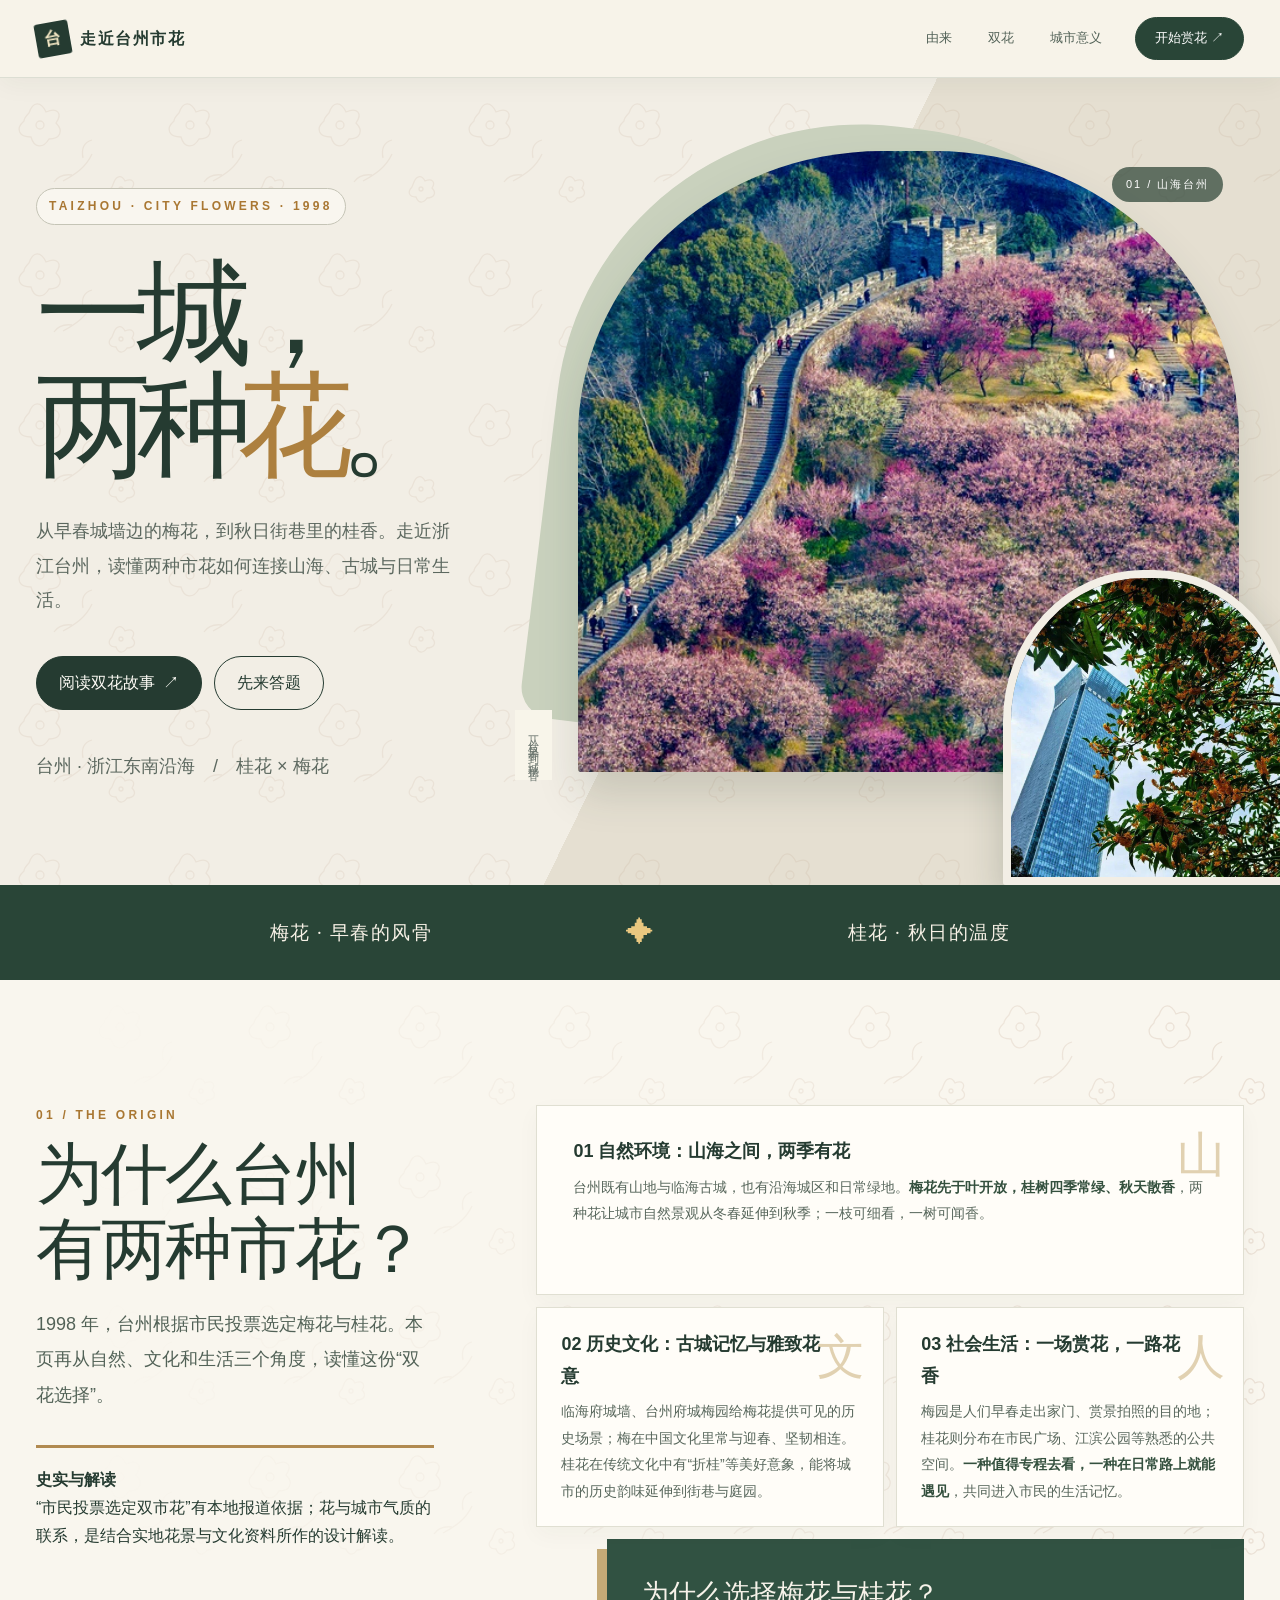
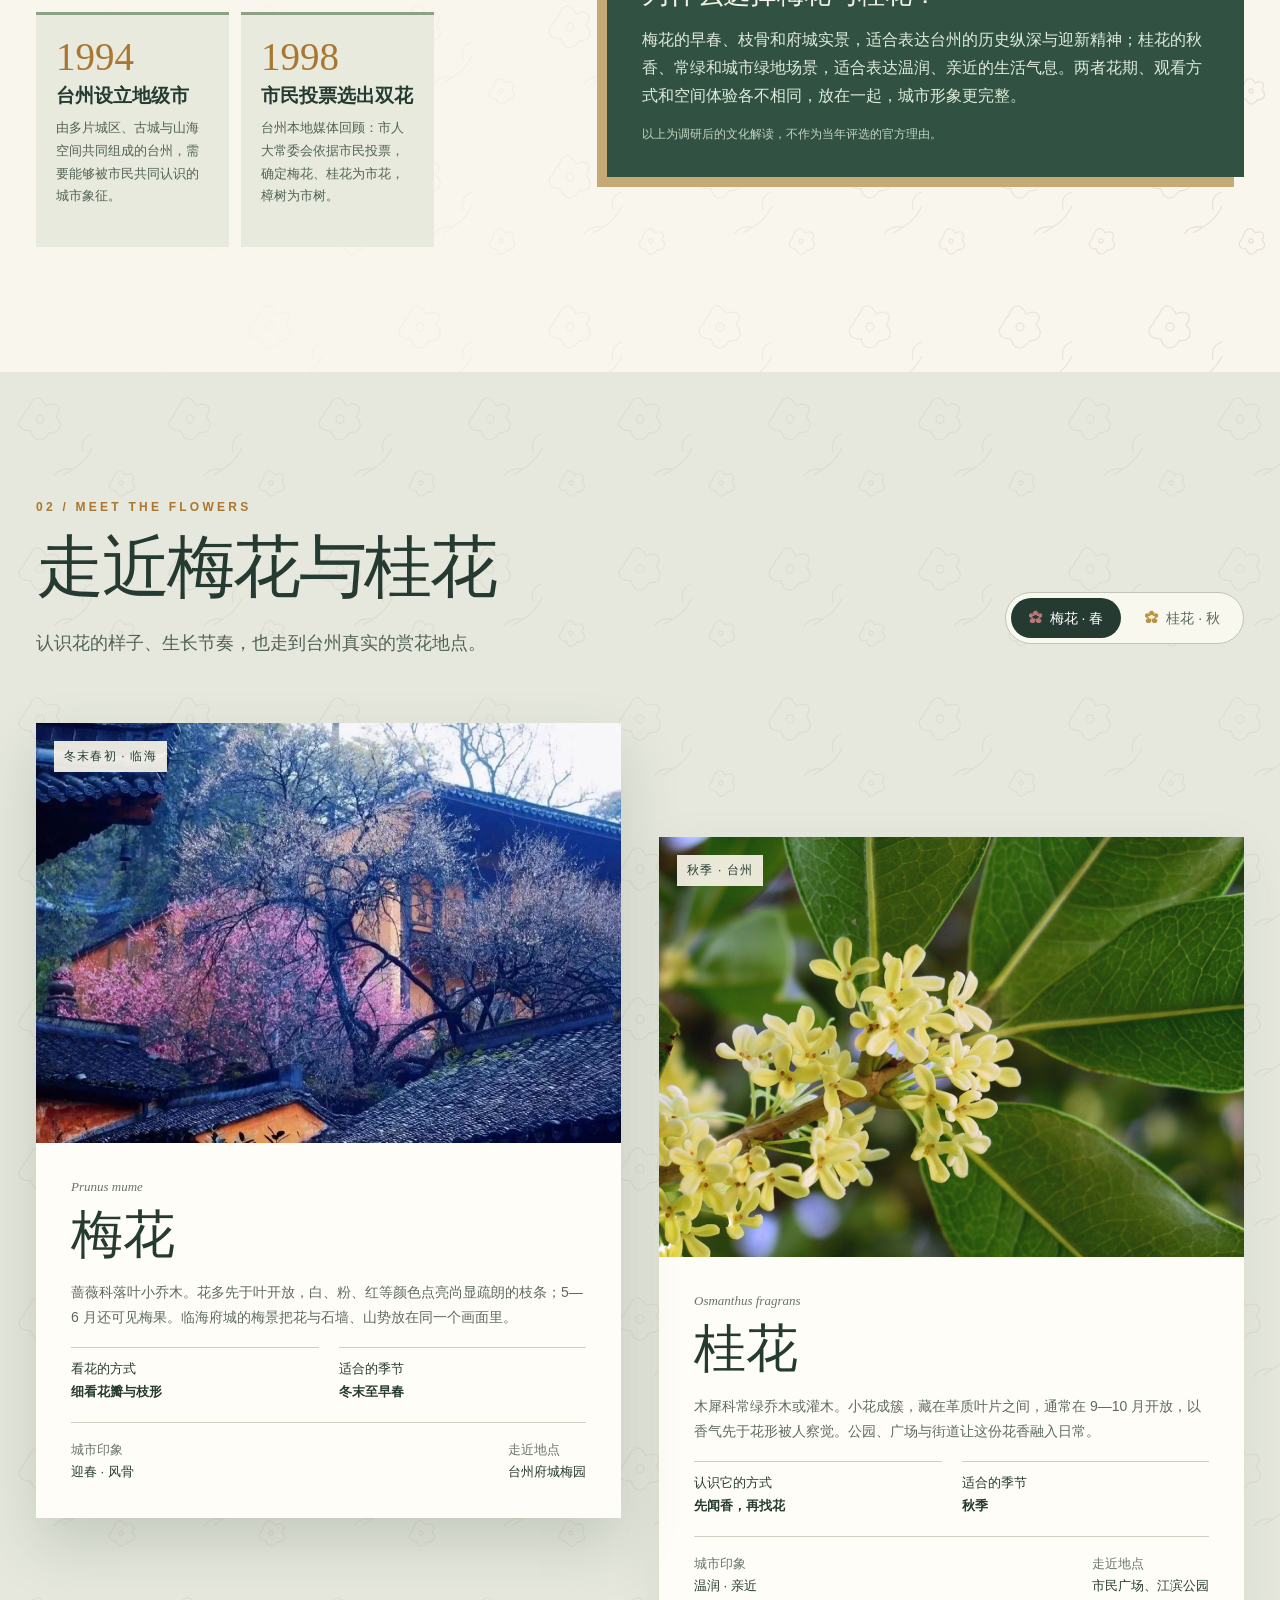
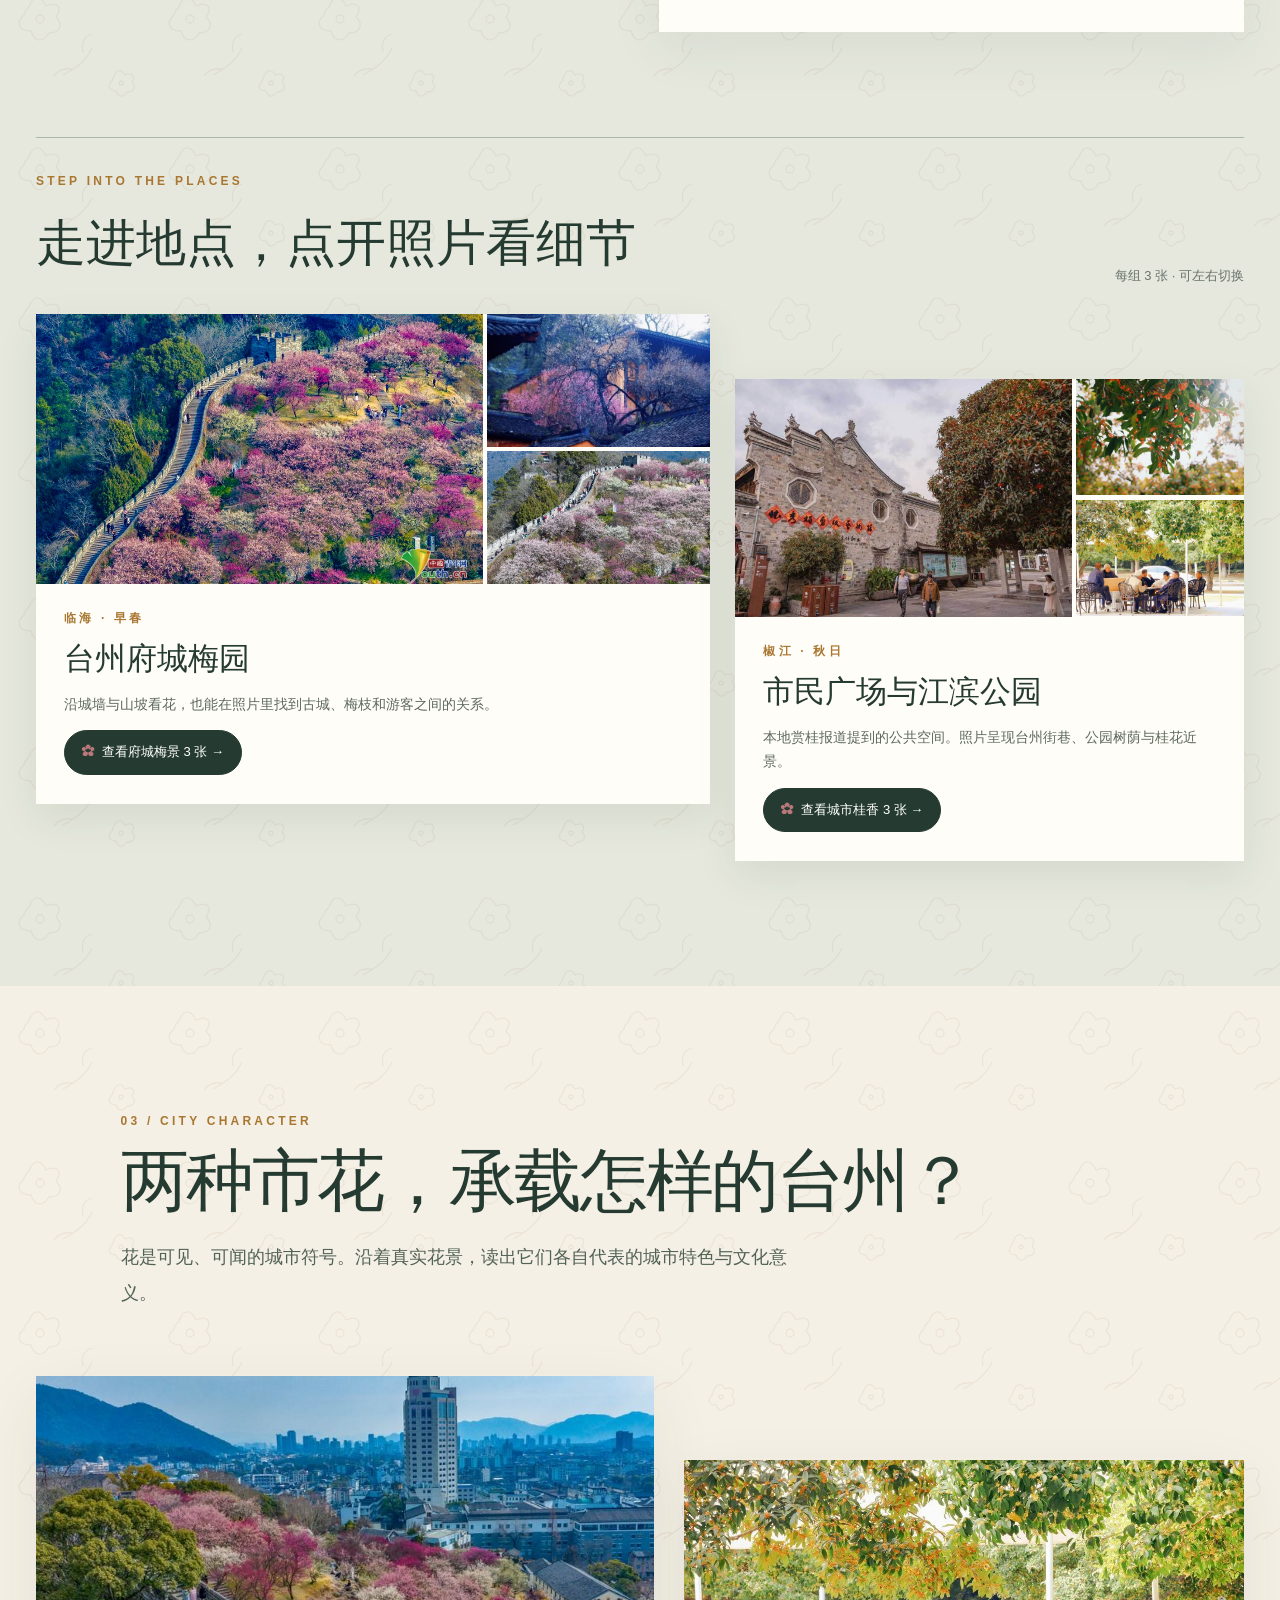
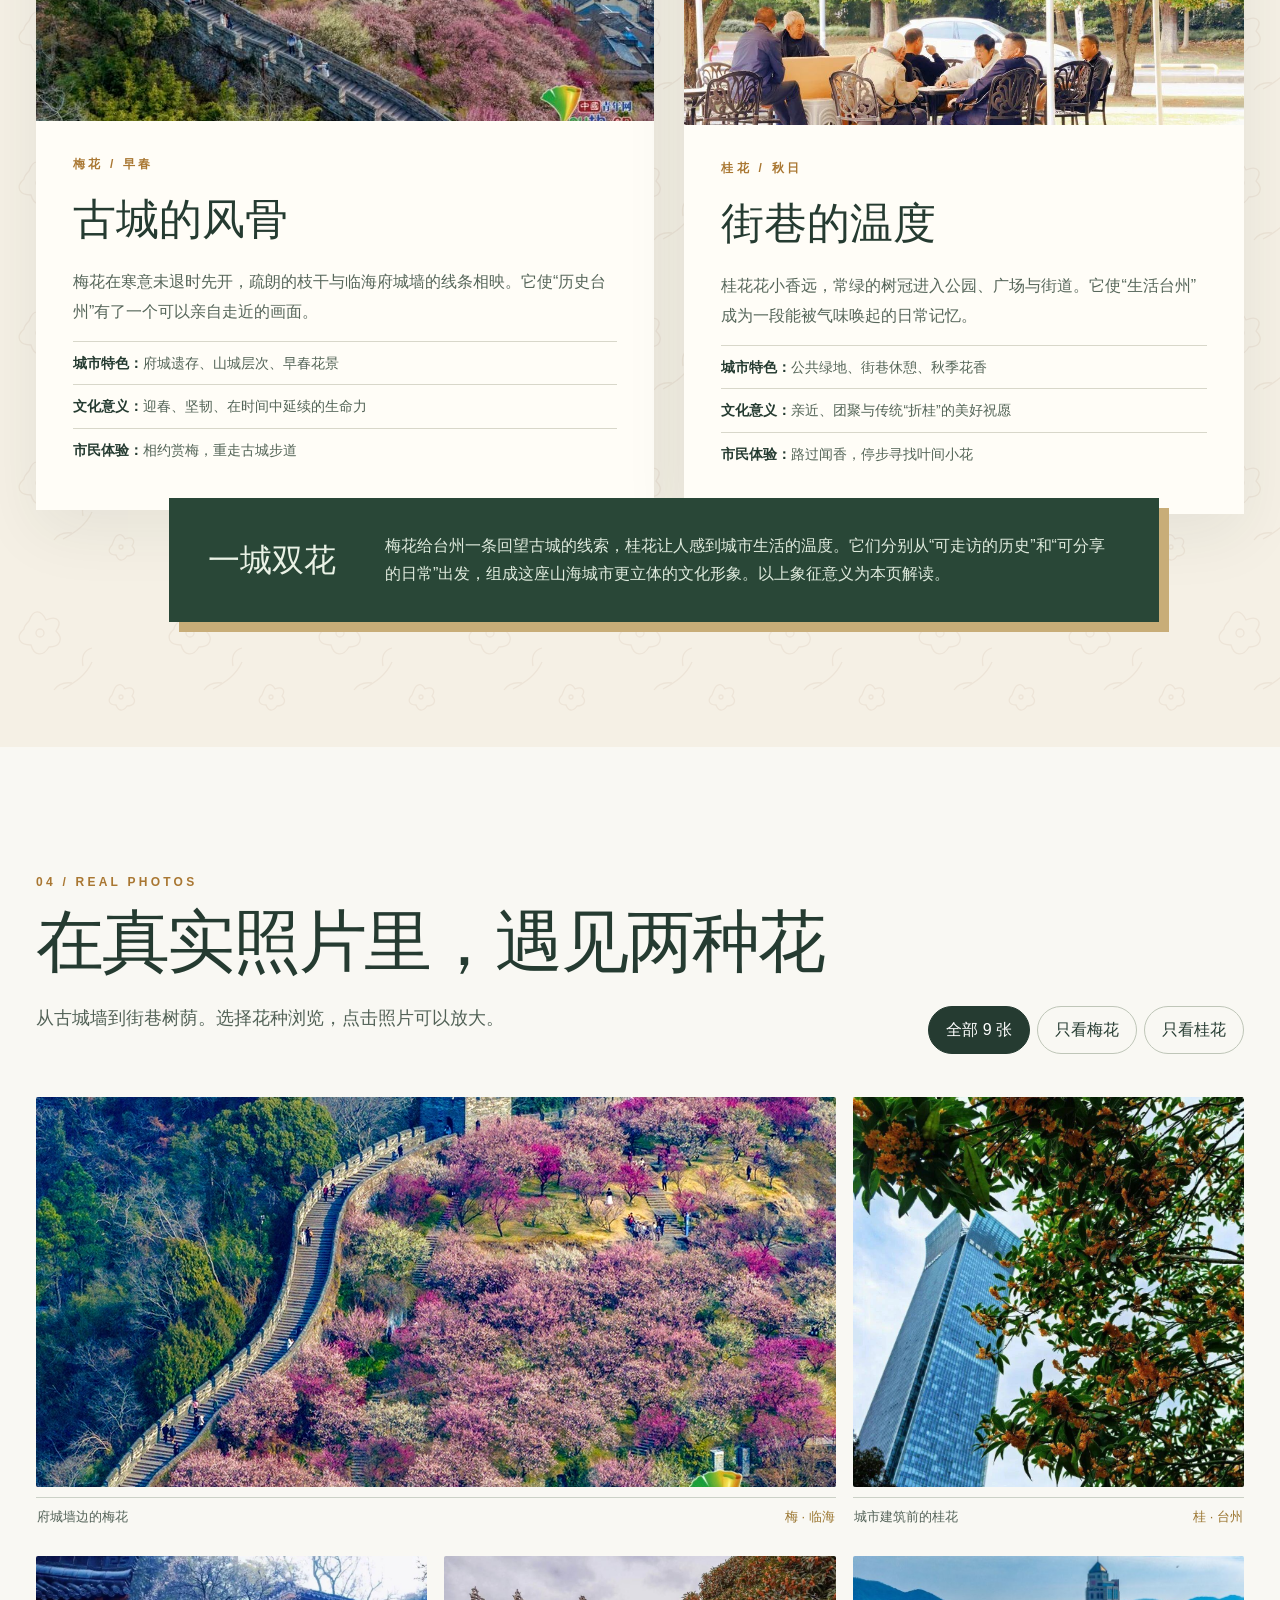
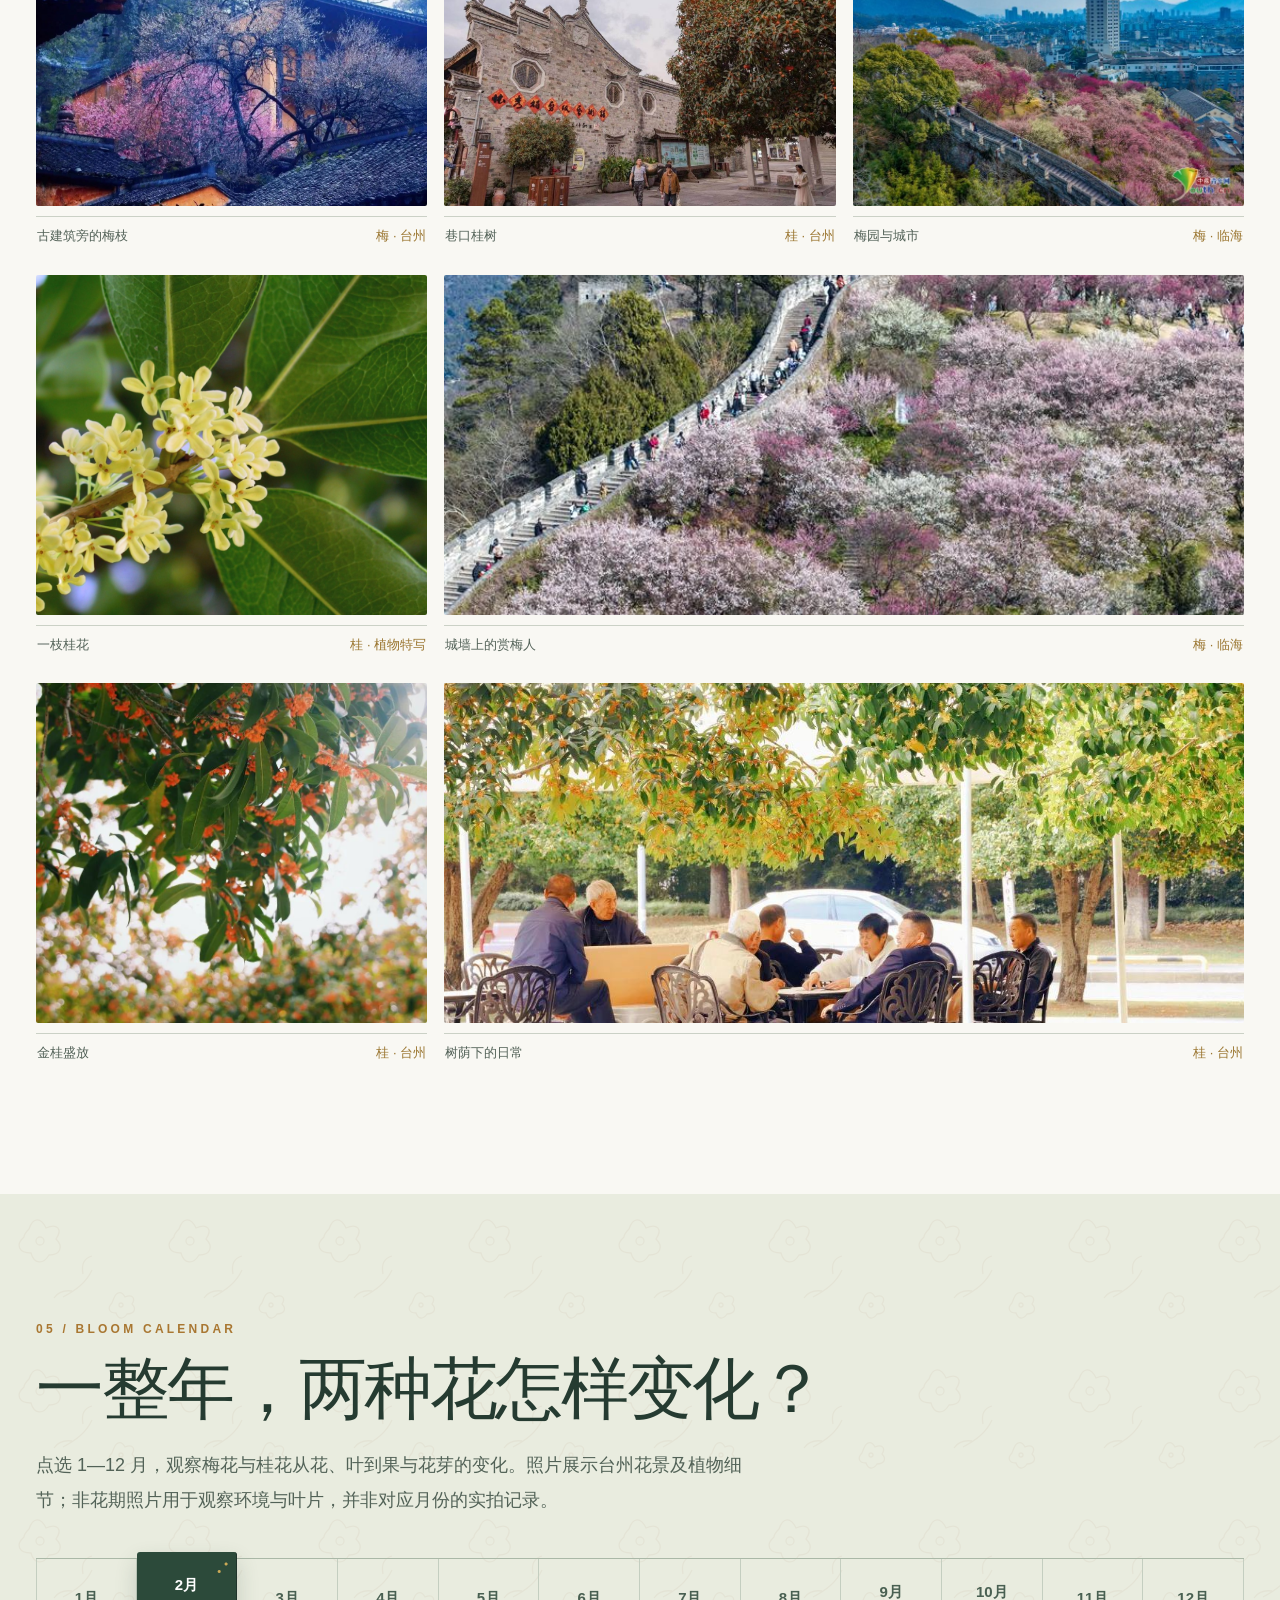
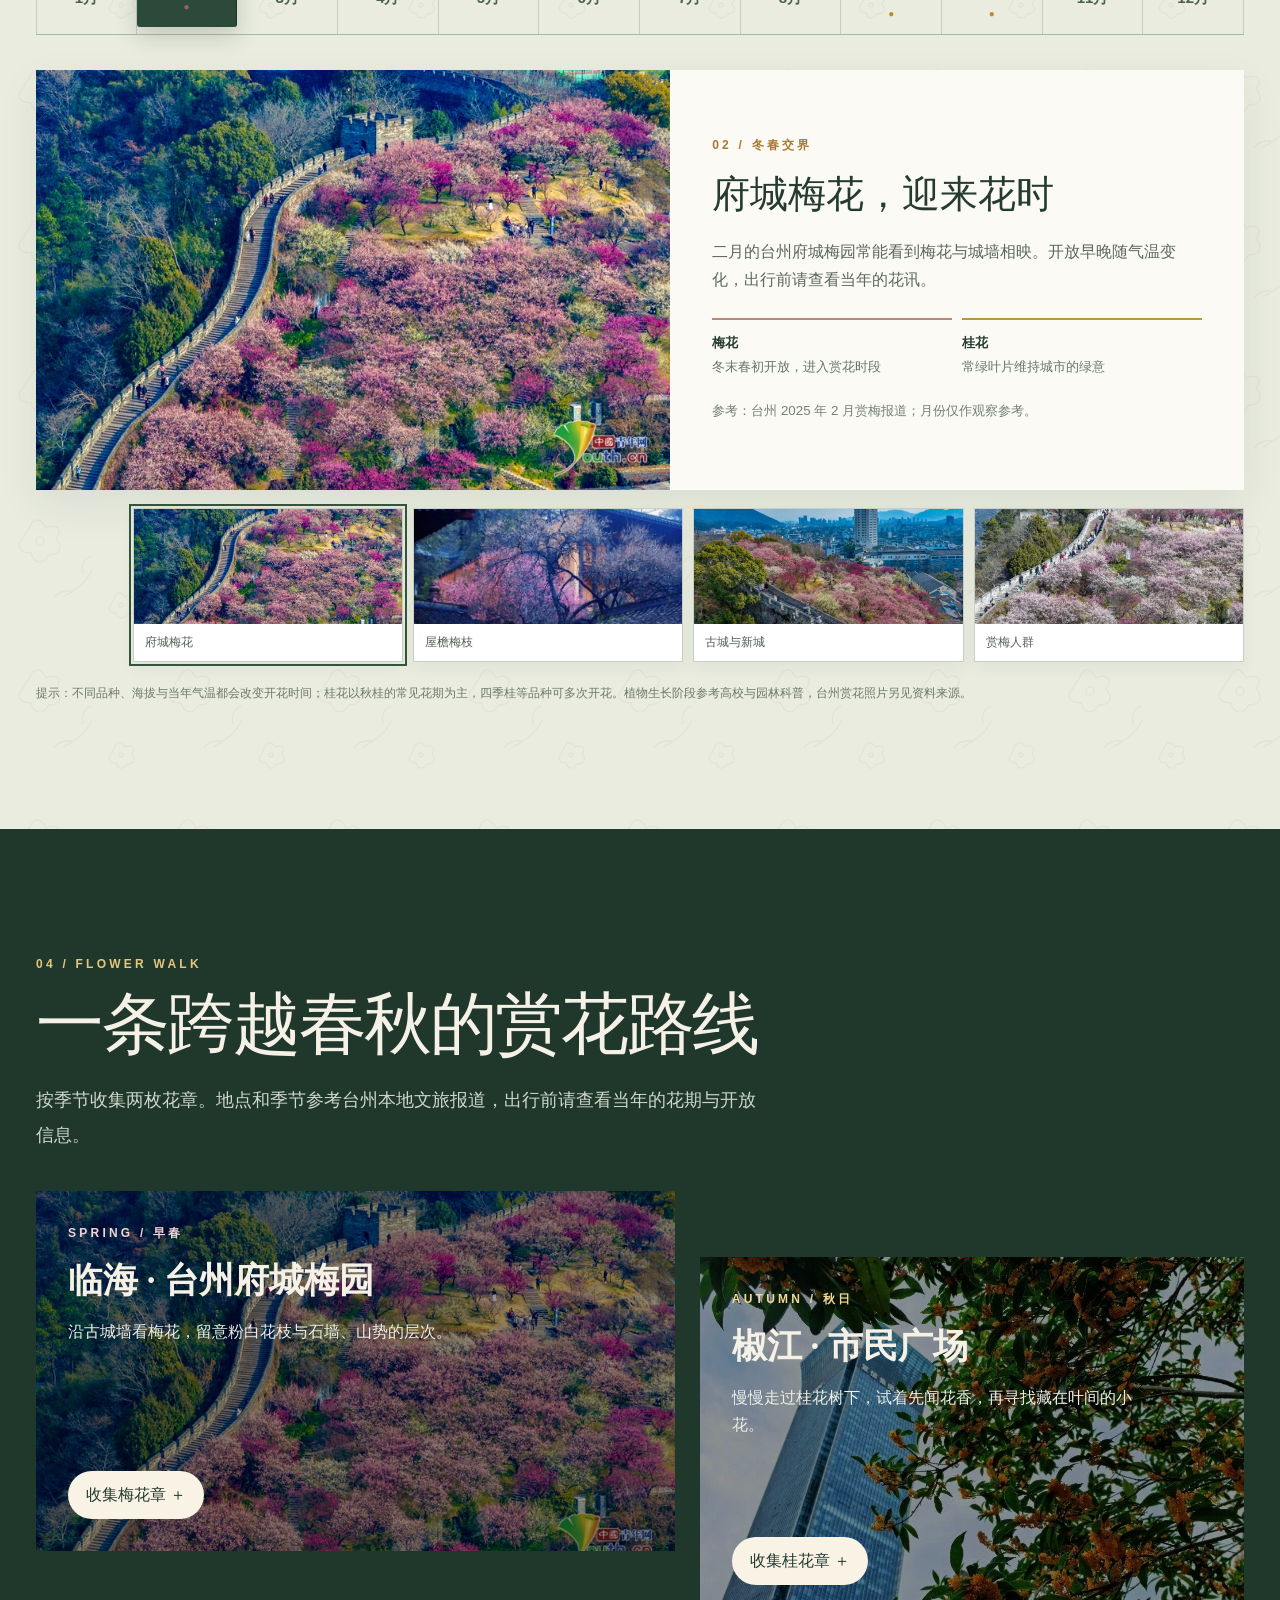
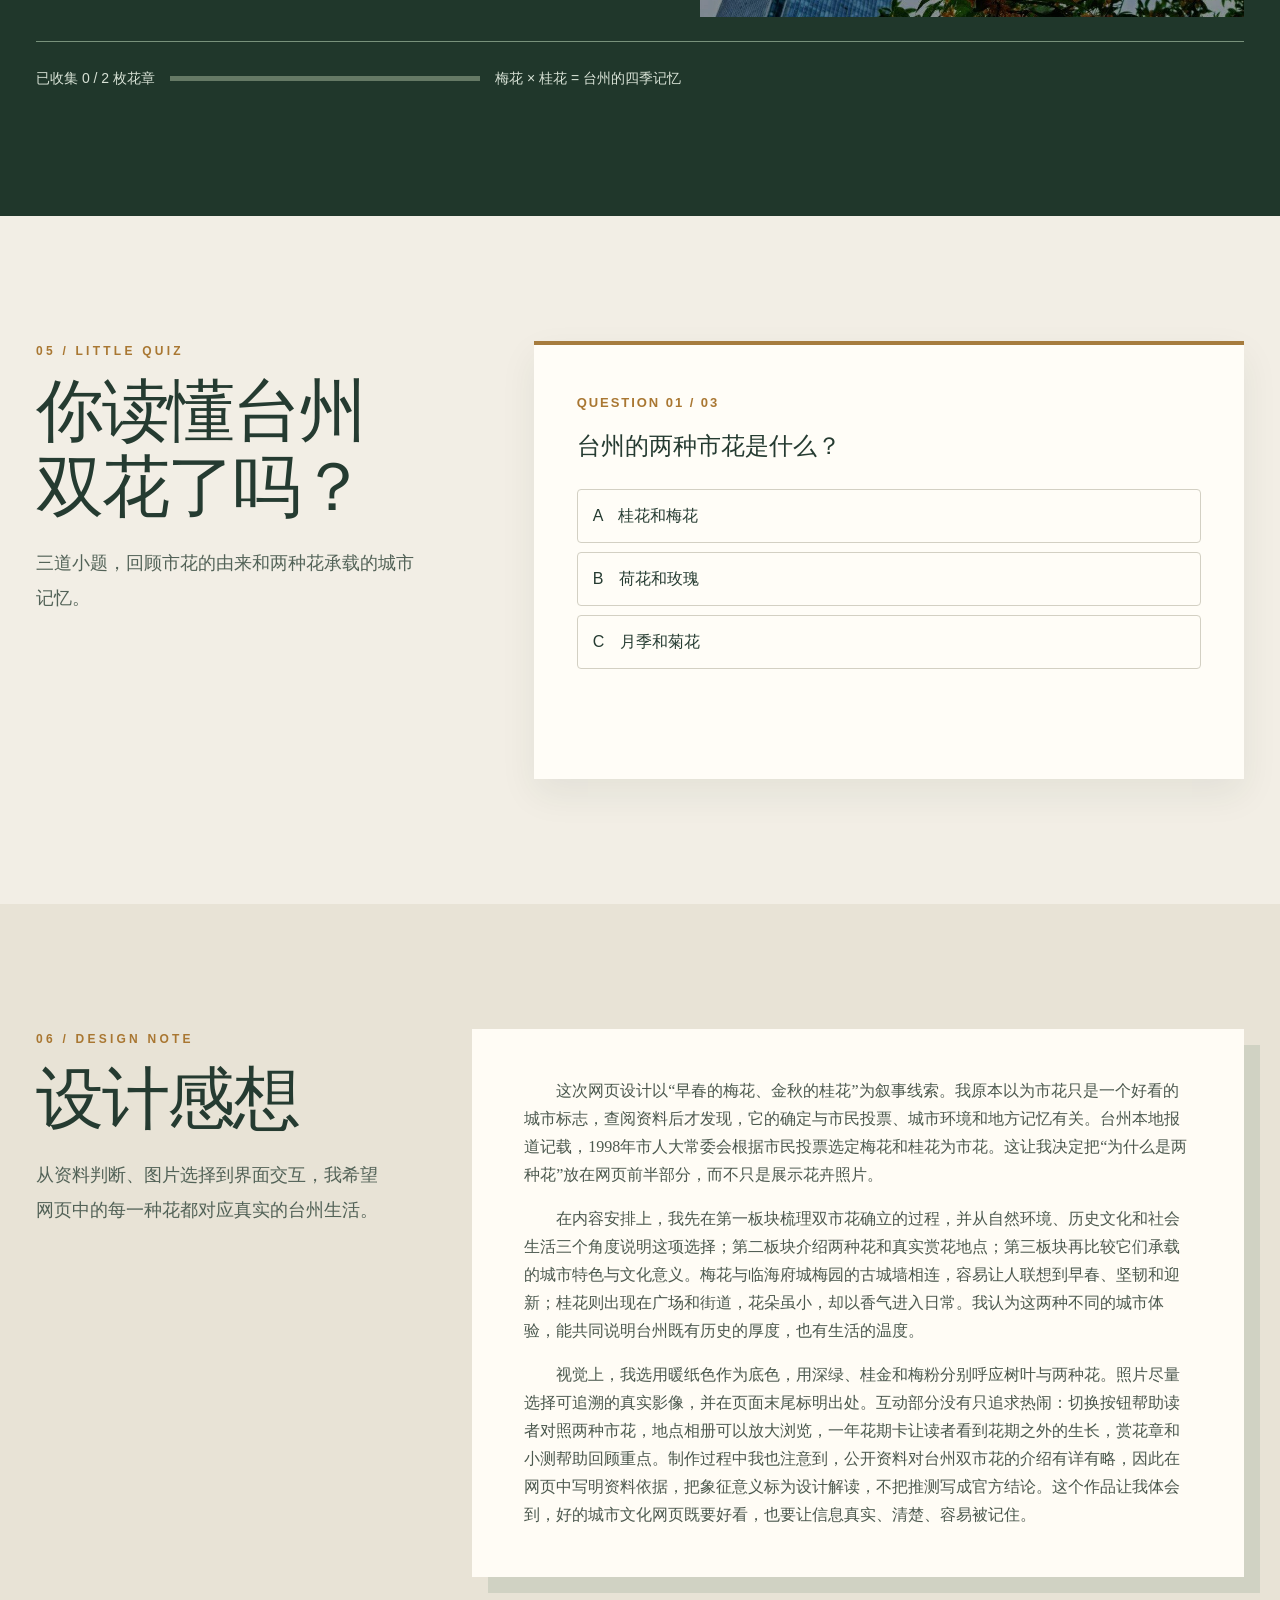
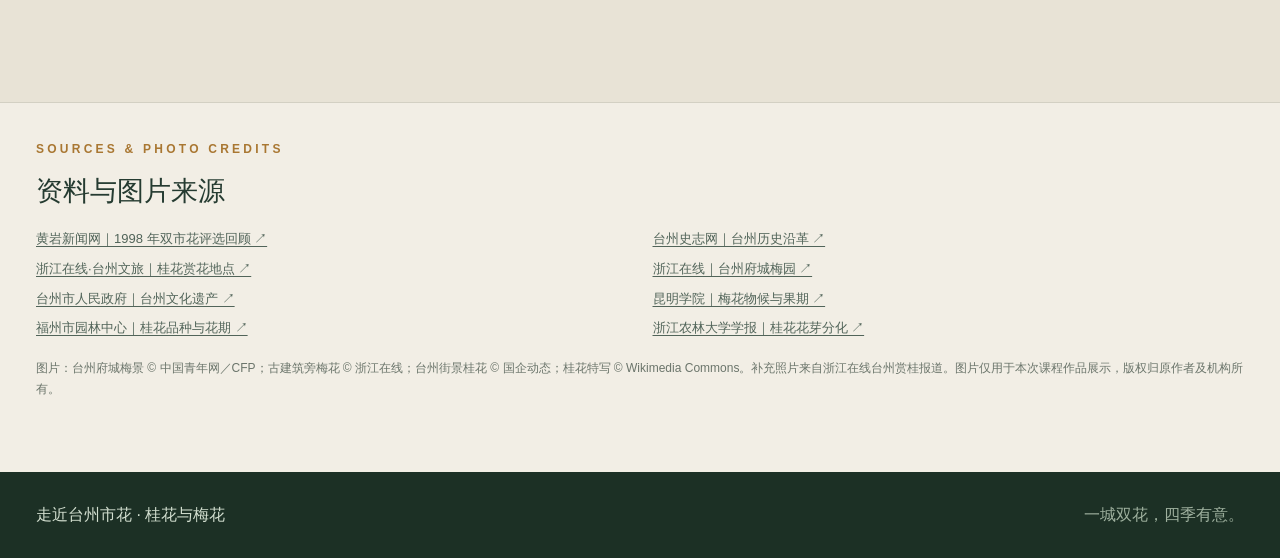
<file: index.html>
<!doctype html>
<html lang="zh-CN">
<head>
  <meta charset="utf-8">
  <meta name="viewport" content="width=device-width,initial-scale=1">
  <meta name="theme-color" content="#f5f1e8">
  <meta name="description" content="走近台州市花：桂花与梅花。以真实照片、城市调研与互动体验，认识山海台州的一城双花。">
  <title>走近台州市花｜桂花与梅花</title>
  <style>
    :root{--paper:#f5f1e8;--ink:#20342b;--muted:#69746d;--line:#d8d6c9;--gold:#b5872e;--plum:#a85d62;--green:#31523f;--white:#fffcf6}
    *{box-sizing:border-box}html{scroll-behavior:smooth}body{margin:0;background:var(--paper);color:var(--ink);font-family:"PingFang SC","Microsoft YaHei",sans-serif;line-height:1.75}button,a{font:inherit}button{cursor:pointer}a{color:inherit}img{display:block;max-width:100%}::selection{background:#e8d5a8;color:var(--ink)}
    .serif{font-family:"Songti SC","Noto Serif CJK SC","SimSun",serif}.wrap{width:min(1180px,calc(100% - 48px));margin:auto}.eyebrow{font-size:12px;letter-spacing:.22em;font-weight:700;color:var(--gold);text-transform:uppercase}.section{padding:95px 0;scroll-margin-top:76px}.section-title{font-size:clamp(32px,4.8vw,61px);font-weight:500;letter-spacing:.03em;line-height:1.2;margin:12px 0 20px}.lead{font-size:18px;color:#526257;max-width:730px}.small{font-size:13px;color:var(--muted)}
    .topbar{position:sticky;z-index:20;top:0;height:70px;background:rgba(245,241,232,.94);backdrop-filter:blur(16px);border-bottom:1px solid var(--line)}.topbar .wrap{height:100%;display:flex;align-items:center;justify-content:space-between;gap:20px}.brand{text-decoration:none;display:flex;gap:10px;align-items:center;font-weight:800;letter-spacing:.1em}.brand-mark{width:31px;height:31px;border-radius:50%;background:var(--ink);color:#f6e9c6;display:grid;place-items:center;font-family:serif;font-size:17px}.nav{display:flex;gap:25px;align-items:center}.nav a{text-decoration:none;color:#536258;font-size:13px}.nav a:hover,.nav a:focus-visible{color:var(--gold)}.nav .nav-cta{border:1px solid var(--ink);padding:7px 13px;border-radius:3px;color:var(--ink)}
    .hero{min-height:min(790px,calc(100svh - 70px));position:relative;overflow:hidden}.hero-grid{min-height:inherit;display:grid;grid-template-columns:1.05fr .95fr;align-items:center;gap:45px}.hero-copy{position:relative;z-index:2;padding:75px 0}.hero h1{font-weight:500;font-size:clamp(68px,9vw,125px);letter-spacing:-.09em;line-height:1.1;margin:22px 0 22px}.hero h1 span{display:block}.hero h1 em{font-style:normal;color:var(--gold)}.hero p{max-width:475px;color:#5c685f;font-size:18px;line-height:1.9}.hero-actions{display:flex;gap:12px;flex-wrap:wrap;margin-top:34px}.btn{border:1px solid var(--ink);background:var(--ink);color:var(--white);padding:12px 23px;text-decoration:none;display:inline-flex;justify-content:center;align-items:center;gap:8px;transition:transform .2s,background .2s}.btn:hover{transform:translateY(-3px);background:#3a5a46}.btn-outline{background:transparent;color:var(--ink)}.btn-outline:hover{background:#e8e4d8}.hero-media{position:relative;height:630px;margin-right:-100px}.hero-media:before{content:"";position:absolute;inset:25px 80px 60px 0;background:#d9d4c5;transform:rotate(-4deg)}.hero-main{position:absolute;inset:35px 60px 80px 10px;width:calc(100% - 70px);height:calc(100% - 115px);object-fit:cover;filter:saturate(.82)}.hero-inset{position:absolute;right:10px;bottom:20px;width:42%;height:42%;object-fit:cover;border:10px solid var(--paper);box-shadow:0 20px 40px #1b33242b}.hero-vertical{position:absolute;left:-28px;bottom:76px;writing-mode:vertical-rl;letter-spacing:.25em;background:var(--paper);padding:13px 7px;font-size:11px;color:var(--muted)}.hero-index{position:absolute;top:52px;right:70px;color:#fff;font-size:11px;letter-spacing:.18em;background:#243d2faf;padding:7px 12px}
    .intro-band{background:var(--ink);color:#f7f1e6;padding:29px 0}.intro-band .wrap{display:grid;grid-template-columns:1fr auto 1fr;align-items:center;gap:24px;text-align:center}.intro-band strong{font-size:16px;font-weight:500;letter-spacing:.11em}.intro-band .dot{color:#eac880;font-size:28px}
    .story-grid{display:grid;grid-template-columns:.82fr 1.18fr;gap:90px;align-items:start}.story-sticky{position:sticky;top:106px}.timeline{border-left:1px solid #b9bdb0;padding-left:28px}.moment{position:relative;padding:0 0 43px}.moment:last-child{padding-bottom:0}.moment:before{content:"";position:absolute;width:11px;height:11px;border-radius:50%;background:var(--gold);border:4px solid var(--paper);left:-38px;top:4px;box-sizing:content-box}.moment .year{font-family:Georgia,serif;color:var(--gold);font-size:42px;line-height:1}.moment h3{font-size:21px;margin:7px 0 8px}.moment p{margin:0;color:#526257}.note{margin-top:34px;background:#e8e8dd;border-left:3px solid var(--gold);padding:18px 20px;font-size:14px;color:#526257}
    .flowers{background:#ebe9df}.flower-head{display:flex;justify-content:space-between;gap:25px;align-items:end;margin-bottom:32px}.flower-switch{display:flex;gap:6px;border:1px solid #bfc5b9;padding:5px;border-radius:50px}.flower-switch button{border:0;background:none;color:#59695f;border-radius:50px;padding:8px 18px;font-size:14px}.flower-switch button[aria-pressed="true"]{background:var(--ink);color:#fff}.flower-grid{display:grid;grid-template-columns:repeat(2,minmax(0,1fr));gap:20px}.flower-card{background:var(--white);overflow:hidden;border:1px solid #e1dfd5;transition:box-shadow .25s,transform .25s}.flower-card.is-active{box-shadow:0 18px 35px #24402b20;transform:translateY(-4px)}.flower-image{height:365px;overflow:hidden;position:relative}.flower-image img{width:100%;height:100%;object-fit:cover;transition:transform .5s}.flower-card:hover img{transform:scale(1.035)}.flower-image .tag{position:absolute;top:18px;left:18px;background:#f9f5e9eb;padding:5px 10px;font-size:12px;letter-spacing:.1em}.flower-body{padding:27px 29px 32px}.flower-body .latin{font-family:Georgia,serif;font-style:italic;color:var(--muted);font-size:13px}.flower-body h3{font-size:39px;font-weight:500;line-height:1.2;margin:4px 0 13px}.flower-body p{color:#5e6b61;min-height:96px;margin-bottom:17px}.flower-meta{display:flex;border-top:1px solid var(--line);padding-top:16px;gap:15px;justify-content:space-between;font-size:13px}.flower-meta b{font-weight:500;color:var(--ink)}.flower-meta span{color:var(--muted)}
    .compare{display:grid;grid-template-columns:1fr 1fr;gap:70px;align-items:center}.compare-image{position:relative}.compare-image img{width:100%;height:500px;object-fit:cover}.compare-image:after{content:"山海有形 · 花开有时";position:absolute;bottom:16px;left:17px;background:#f9f4e9ed;padding:8px 14px;letter-spacing:.15em;font-size:12px}.compare-copy .comparison{margin-top:30px;display:grid;gap:14px}.comparison article{display:grid;grid-template-columns:82px 1fr;gap:18px;border-top:1px solid var(--line);padding-top:14px}.comparison b{color:var(--gold);font-weight:600}.comparison p{margin:0;color:#59685d}.comparison strong{color:var(--ink)}
    .walk{background:#20372b;color:#f6f1e7}.walk .eyebrow{color:#e5c77b}.walk .lead{color:#cdd8ca}.walk-grid{display:grid;grid-template-columns:1fr 1fr;gap:18px;margin-top:38px}.walk-card{position:relative;min-height:290px;overflow:hidden;border:1px solid #738575}.walk-card img{position:absolute;inset:0;width:100%;height:100%;object-fit:cover;filter:brightness(.58)}.walk-card-content{position:absolute;inset:0;padding:28px;display:flex;flex-direction:column;justify-content:space-between}.walk-card h3{font-size:30px;margin:6px 0}.walk-card p{max-width:400px;line-height:1.7;margin:0;color:#ecf0e7}.walk-card button{align-self:flex-start;background:#f9f3e6;color:var(--ink);border:0;padding:8px 15px}.walk-card button[aria-pressed="true"]{background:#e3c77c}.progress{display:flex;gap:15px;align-items:center;flex-wrap:wrap;margin-top:24px;font-size:14px;color:#d8e2d6}.progress-track{height:5px;background:#657965;flex:1;min-width:130px;max-width:310px}.progress-fill{height:100%;width:0;background:#e4c373;transition:width .3s}
    .quiz-layout{display:grid;grid-template-columns:.8fr 1.2fr;gap:65px}.quiz-box{border:1px solid var(--line);background:var(--white);padding:35px}.quiz-box .question-number{color:var(--gold);font-size:13px;font-weight:700;letter-spacing:.15em}.quiz-box h3{font-size:24px;font-weight:500;margin:9px 0 22px}.choices{display:grid;gap:9px}.choice{border:1px solid var(--line);background:transparent;text-align:left;padding:12px 15px;color:var(--ink)}.choice:hover,.choice:focus-visible{border-color:var(--gold)}.choice.correct{background:#e5ece2;border-color:#638567}.choice.wrong{background:#f7e5e3;border-color:#b87272}.quiz-feedback{min-height:45px;margin:18px 0 4px;color:#4e5d52;font-size:14px}.quiz-next{display:none}.quiz-next.show{display:inline-flex}
    .reflection{background:#e8e3d6}.reflection-layout{display:grid;grid-template-columns:.65fr 1.35fr;gap:65px}.reflection-paper{background:#fffcf5;padding:43px 48px;box-shadow:0 8px 25px #2f412b0b}.reflection-paper p{text-indent:2em;margin:0 0 16px;color:#4b584e}.reflection-paper p:last-child{margin-bottom:0}.sources{padding:36px 0 60px;border-top:1px solid var(--line)}.source-links{display:grid;grid-template-columns:repeat(2,1fr);gap:7px 25px}.source-links a{color:#516459;text-decoration-thickness:1px;text-underline-offset:3px;font-size:13px}.photo-credits{margin-top:18px;font-size:12px;color:#6b756b}.footer{background:#1c3025;color:#d3dfd0;padding:29px 0}.footer .wrap{display:flex;justify-content:space-between;gap:15px;flex-wrap:wrap}.footer span:last-child{color:#9fb19f}
    @media(max-width:900px){.nav{gap:12px}.nav a:nth-child(2),.nav a:nth-child(3){display:none}.hero-grid{grid-template-columns:1fr;gap:0}.hero{min-height:0}.hero-copy{padding:65px 0 20px}.hero-media{height:520px;margin:0 -24px}.hero-main{inset:20px 25px 70px 25px;width:calc(100% - 50px);height:calc(100% - 90px)}.hero-media:before{inset:18px 50px 65px 20px}.hero-inset{right:5px;width:36%;height:35%;bottom:8px}.hero-vertical{left:15px;bottom:70px}.hero-index{right:30px}.story-grid,.compare,.quiz-layout,.reflection-layout{grid-template-columns:1fr;gap:34px}.story-sticky{position:static}.section{padding:70px 0}.compare-image img{height:390px}}
    @media(max-width:620px){.wrap{width:min(100% - 34px,1180px)}.topbar{height:62px}.brand{font-size:14px}.nav a:not(.nav-cta){display:none}.hero h1{font-size:66px}.hero-copy{padding:50px 0 12px}.hero p{font-size:16px}.hero-media{height:390px;margin:0 -17px}.hero-inset{border-width:6px}.intro-band .wrap{grid-template-columns:1fr auto 1fr;gap:7px}.intro-band strong{font-size:11px;letter-spacing:0}.flower-head{align-items:start;flex-direction:column}.flower-grid,.walk-grid,.source-links{grid-template-columns:1fr}.flower-image{height:280px}.flower-body p{min-height:0}.comparison article{grid-template-columns:65px 1fr}.quiz-box{padding:24px}.reflection-paper{padding:26px}.section-title{font-size:35px}}
    .gallery{background:#f8f5ec}.gallery-head{display:flex;justify-content:space-between;align-items:end;gap:22px;flex-wrap:wrap}.gallery-filters{display:flex;gap:7px;flex-wrap:wrap}.gallery-filters button{border:1px solid #bfc6b8;background:transparent;color:var(--ink);padding:8px 16px}.gallery-filters button[aria-pressed="true"]{background:var(--ink);color:#fff;border-color:var(--ink)}.gallery-grid{display:grid;grid-template-columns:repeat(3,minmax(0,1fr));gap:16px;margin-top:31px}.gallery-item{margin:0;min-width:0}.gallery-item[hidden]{display:none}.gallery-open{display:block;width:100%;padding:0;border:0;background:#e5e4d9;overflow:hidden;text-align:left}.gallery-open img{width:100%;height:250px;object-fit:cover;transition:transform .3s}.gallery-open:hover img,.gallery-open:focus-visible img{transform:scale(1.04)}.gallery-item figcaption{display:flex;justify-content:space-between;gap:15px;padding:9px 1px 4px;color:#526157;font-size:13px}.gallery-item figcaption span:last-child{color:#9a752f;white-space:nowrap}.lightbox{border:0;padding:0;background:#17291f;color:#fff;width:min(1050px,calc(100vw - 32px));max-height:calc(100vh - 32px);box-shadow:0 22px 70px #07140eb0}.lightbox::backdrop{background:#0b1a13df}.lightbox-inner{display:grid;grid-template-columns:minmax(0,1fr) 260px;min-height:430px}.lightbox-image{width:100%;height:min(75vh,660px);object-fit:contain;background:#111d17}.lightbox-side{padding:26px;display:flex;flex-direction:column;gap:10px}.lightbox-close{align-self:flex-end;background:none;border:1px solid #a7b4a6;color:#fff;padding:4px 11px}.lightbox-side h3{font-size:26px;margin:auto 0 0;font-weight:500}.lightbox-side p{color:#d0dbcf;margin:0}.lightbox-side a{color:#e5d199;font-size:13px}.lightbox-controls{display:flex;gap:8px;margin-top:22px}.lightbox-controls button{background:#f4f0e7;color:#20342b;border:0;padding:8px 14px}.season{background:#e9eadf}.month-grid{display:grid;grid-template-columns:repeat(12,minmax(0,1fr));gap:4px;margin-top:27px}.month-grid button{background:#f9f8f1;border:1px solid #cbd2c5;color:#496052;padding:12px 0;font-size:13px}.month-grid button[aria-pressed="true"]{background:#20342b;border-color:#20342b;color:#fff}.month-grid button[data-bloom="plum"]:after,.month-grid button[data-bloom="osmanthus"]:after{content:"●";display:block;line-height:.6;font-size:10px;color:#a95c65;margin-top:5px}.month-grid button[data-bloom="osmanthus"]:after{color:#ba8d2b}.season-panel{display:grid;grid-template-columns:.85fr 1.15fr;background:#fbfaf4;min-height:310px;margin-top:14px}.season-panel img{width:100%;height:310px;object-fit:cover}.season-copy{padding:38px 45px;align-self:center}.season-copy h3{font-size:33px;font-weight:500;margin:5px 0 10px}.season-copy p{color:#5c685e;margin:0 0 14px}.season-copy small{color:#738074}
    @media(max-width:900px){.gallery-grid{grid-template-columns:repeat(2,minmax(0,1fr))}.month-grid{grid-template-columns:repeat(6,minmax(0,1fr))}.season-panel{grid-template-columns:1fr}.season-panel img{height:270px}.lightbox-inner{grid-template-columns:1fr}.lightbox-image{height:min(55vh,500px)}.lightbox-side{padding:15px 20px}.lightbox-side h3{margin:0}}
    @media(max-width:620px){.gallery-grid{grid-template-columns:1fr}.gallery-open img{height:250px}.season-copy{padding:25px}.month-grid button{padding:8px 0}.lightbox{width:calc(100vw - 12px)}.lightbox-image{height:50vh}}

/* 双花纹样与章节细节 */
.hero:before,.origin:before,.flowers:before,.meaning:before,.season:before{content:"";position:absolute;pointer-events:none;background-repeat:repeat;background-size:150px 150px;opacity:.18;inset:0;background-image:url("data:image/svg+xml,%3Csvg xmlns='http://www.w3.org/2000/svg' width='150' height='150' viewBox='0 0 150 150'%3E%3Cg fill='none' stroke='%23a98064' stroke-width='1.3'%3E%3Cpath d='M29 35c4-12 12-12 17-1 11-5 17 1 10 11 8 8 4 16-7 16-6 10-15 9-18-2-12 0-16-8-7-16 0-2 2-5 5-8z'/%3E%3Ccircle cx='40' cy='47' r='4'/%3E%3Cpath d='M114 104c3-7 8-7 11-1 7-3 11 1 7 7 5 5 2 10-5 10-4 6-9 5-11-1-7 0-9-5-4-10z'/%3E%3Ccircle cx='121' cy='111' r='2'/%3E%3Cpath d='M63 103c13-7 23-14 29-27M83 80c-2-10 2-16 9-18M72 97c-8-1-14 1-18 7'/%3E%3C/g%3E%3C/svg%3E")}
.hero:before{opacity:.11}.origin,.flowers,.meaning,.season{position:relative;overflow:hidden}.origin>.wrap,.flowers>.wrap,.meaning>.wrap,.season>.wrap{position:relative;z-index:1}.origin:before{background-position:right top;mask-image:linear-gradient(90deg,transparent 5%,black 100%)}.flowers:before{opacity:.11}.meaning:before{opacity:.11}.season:before{opacity:.08}
.brand-mark,.btn,.flower-switch button,.month-grid button,.gallery-filters button,.place-open{transition:transform .2s,box-shadow .2s,background .2s}.brand:hover .brand-mark{transform:rotate(18deg)}.btn:hover,.place-open:hover,.month-grid button:hover,.gallery-filters button:hover{transform:translateY(-3px);box-shadow:0 8px 20px #20342b20}.flower-switch button:hover{transform:translateY(-2px)}
.flower-switch button:before,.place-open:before{content:"✿";display:inline-block;margin-right:7px;color:#bc777b;transition:transform .25s}.flower-switch button[data-focus="osmanthus"]:before{color:#bb943e}.flower-switch button:hover:before,.place-open:hover:before{transform:rotate(35deg) scale(1.2)}.month-grid button[aria-pressed="true"]{background-image:radial-gradient(circle at 90% 16%,#cba956 1px,transparent 2px),radial-gradient(circle at 83% 26%,#cba956 1px,transparent 2px)}.season-photo[aria-pressed="true"]{outline:2px solid #34543e;outline-offset:2px}
.origin-intro{border-left:3px solid var(--gold);padding:15px 21px;background:#fffcf6b8;margin:28px 0 28px}.origin-intro strong{color:var(--ink)}.why-grid{display:grid;gap:15px;margin-top:30px}.why-card{background:#fffcf6e8;border:1px solid #d8d6c9;padding:21px 24px;position:relative}.why-card:before{content:attr(data-icon);position:absolute;right:20px;top:10px;font-family:serif;font-size:36px;color:#c9ae78;opacity:.55}.why-card h3{font-size:18px;margin:0 0 6px}.why-card p{margin:0;color:#58675c;font-size:14px}.why-card strong{color:#34503e}.dual-rationale{background:#284536;color:#f6f2e9;padding:27px 29px;margin-top:17px}.dual-rationale h3{margin:0 0 8px;font-size:22px;font-weight:500}.dual-rationale p{margin:0;color:#dfebdc}.dual-rationale .mini-note{display:block;color:#c5d4c2;font-size:12px;margin-top:14px}
.flower-description{font-size:14px;color:#536357}.flower-facts{display:grid;grid-template-columns:1fr 1fr;gap:8px;margin:18px 0}.flower-facts div{border-top:1px solid #cbd0c3;padding-top:10px;font-size:13px}.flower-facts b{display:block;color:var(--ink)}.place-heading{display:flex;justify-content:space-between;align-items:end;gap:20px;margin:65px 0 20px}.place-heading h3{font-size:34px;font-weight:500;margin:8px 0 0}.place-grid{display:grid;grid-template-columns:1fr 1fr;gap:18px}.place-card{background:#fffdf7;border:1px solid #d3d3c7;overflow:hidden}.place-cover{display:grid;grid-template-columns:2fr 1fr;gap:4px;height:220px}.place-cover img{width:100%;height:220px;object-fit:cover}.place-cover .mini-stack{display:grid;grid-template-rows:1fr 1fr;gap:4px;min-height:0}.place-cover .mini-stack img{height:108px}.place-content{padding:19px 22px 21px}.place-content h4{font-size:25px;font-weight:500;margin:3px 0 5px}.place-content p{font-size:14px;color:#5d695e;margin:0 0 14px}.place-open{border:1px solid var(--ink);background:var(--ink);color:#fff;padding:8px 16px;font-size:13px}
.meaning-head{max-width:800px}.meaning-grid{display:grid;grid-template-columns:1fr 1fr;gap:20px;margin-top:35px}.meaning-card{border:1px solid #d8d7ca;background:#fffcf6;overflow:hidden}.meaning-card img{width:100%;height:265px;object-fit:cover}.meaning-copy{padding:27px 31px 30px}.meaning-copy h3{font-size:33px;font-weight:500;margin:7px 0 10px}.meaning-copy p{margin:0 0 13px;color:#56665a}.meaning-copy ul{list-style:none;padding:0;margin:12px 0 0}.meaning-copy li{border-top:1px solid #d8d7ca;padding:9px 0;color:#536457;font-size:14px}.meaning-copy li strong{color:var(--ink)}.meaning-bridge{margin-top:18px;padding:26px 30px;background:#294737;color:#eaf2e6;display:grid;grid-template-columns:180px 1fr;gap:22px}.meaning-bridge h3{margin:0;font-size:27px;font-weight:500}.meaning-bridge p{margin:0;color:#e0ebde}
.season-panel{grid-template-columns:.9fr 1.1fr}.season-panel img{height:390px}.season-copy{padding:29px 39px}.season-status{display:grid;grid-template-columns:1fr 1fr;gap:10px;margin:17px 0}.season-status article{border-top:2px solid #b98779;padding-top:8px}.season-status article+article{border-color:#b99544}.season-status b{font-size:13px}.season-status span{display:block;font-size:13px;color:#667467}.season-photo-grid{display:grid;grid-template-columns:repeat(4,1fr);gap:9px;margin-top:14px}.season-photo{padding:0;border:1px solid #c8d0c4;background:#fff;text-align:left;overflow:hidden}.season-photo img{width:100%;height:100px;object-fit:cover}.season-photo span{display:block;padding:6px 9px;font-size:12px;color:#506052}.season-photo:hover,.season-photo:focus-visible{border-color:#305140;transform:translateY(-2px)}.season-footnote{font-size:12px;color:#6c796d;margin:16px 0 0}
@media(max-width:900px){.place-grid,.meaning-grid{grid-template-columns:1fr}.meaning-bridge{grid-template-columns:1fr}.season-panel img{height:300px}.season-photo-grid{grid-template-columns:repeat(2,1fr)}}
@media(max-width:620px){.origin-intro{padding:12px 15px}.why-card{padding:18px}.place-heading{margin-top:47px}.place-heading h3{font-size:29px}.place-cover{height:180px}.place-cover img{height:180px}.place-cover .mini-stack img{height:88px}.meaning-copy{padding:21px}.meaning-card img{height:210px}.meaning-bridge{padding:22px}.season-status{grid-template-columns:1fr}.season-photo img{height:75px}.season-copy{padding:25px}}

    @media(prefers-reduced-motion:reduce){html{scroll-behavior:auto}*,*:before,*:after{transition:none!important;animation:none!important}}

/* 编辑式版面：保留所有内容与互动，仅重排视觉层次 */
:root{--paper:#f2eee5;--ink:#253b31;--gold:#a97732;--plum:#9e5660;--line:#d3d0c3;--white:#fffdf7}
body{background:var(--paper)}
.wrap{width:min(1260px,calc(100% - 72px))}
.section{padding:125px 0}
.section-title{font-size:clamp(44px,5.3vw,78px);line-height:1.12;letter-spacing:-.035em}
.eyebrow{letter-spacing:.27em}
.lead{font-size:18px;line-height:1.95}
.topbar{height:78px;background:rgba(247,244,234,.88);border-bottom:1px solid #bfc9bb80;box-shadow:0 5px 25px #1f39270d}
.topbar .brand-mark{border-radius:3px;transform:rotate(-10deg);width:34px;height:34px}
.brand:hover .brand-mark{transform:rotate(10deg)}
.nav{gap:6px}
.nav a{padding:9px 15px;border-radius:999px;transition:background .2s,color .2s}
.nav a:hover,.nav a:focus-visible{background:#dfe8d9;color:var(--ink)}
.nav .nav-cta{margin-left:12px;border-radius:999px;background:#294537;color:#fff;border:1px solid #294537;padding:9px 19px}
.nav .nav-cta:hover{background:#41654e;color:#fff}

/* 首页像一本打开的城市画册：大标题与不等幅双图 */
.hero{min-height:770px;background:linear-gradient(116deg,#f2eee5 0 56%,#e5dfd1 56% 100%)}
.hero-grid{min-height:770px;grid-template-columns:.78fr 1.22fr;gap:0;align-items:stretch}
.hero-copy{padding:110px 42px 84px 0;align-self:center}
.hero .eyebrow{display:inline-block;border:1px solid #c5c4b6;padding:7px 12px;border-radius:999px;background:#f9f6ef}
.hero h1{font-size:clamp(80px,9vw,148px);line-height:.97;letter-spacing:-.12em;margin:34px 0 32px}
.hero h1 span:nth-child(2){white-space:nowrap}
.hero h1 em{color:#ad803f}
.hero p{max-width:420px}
.hero-actions{margin-top:39px}
.hero-actions .btn{border-radius:999px;padding:12px 22px}
.hero-media{height:100%;min-height:700px;margin-right:-50px}
.hero-media:before{inset:6% 13% 16% 6%;transform:rotate(7deg);background:#c9d1bd;border-radius:48% 48% 5% 5%}
.hero-main{inset:9% 7% 14% 9%;width:84%;height:77%;border-radius:46% 46% 3px 3px;filter:saturate(.89) contrast(1.03);box-shadow:0 22px 42px #20362925}
.hero-inset{width:37%;height:39%;right:0;bottom:0;border:8px solid #f2eee5;border-radius:48% 48% 3px 3px;box-shadow:0 16px 38px #20362939}
.hero-vertical{left:1%;bottom:13%;padding:16px 9px;letter-spacing:.35em;background:#f8f5ea}
.hero-index{top:11%;right:9%;border-radius:999px;padding:8px 14px}
.intro-band{padding:23px 0;background:#294537}
.intro-band .wrap{max-width:1080px}
.intro-band strong{font-family:"Songti SC","SimSun",serif;font-size:19px;letter-spacing:.08em}

/* 第一章：时间轴与理由卡形成报刊式不对称节奏 */
.origin{background:#f9f6ee}
.story-grid{grid-template-columns:minmax(280px,.72fr) minmax(0,1.28fr);gap:8vw}
.story-sticky{top:115px}
.origin .section-title{font-size:clamp(50px,5.2vw,78px)}
.origin-intro{background:transparent;border-left:0;border-top:3px solid #b18a50;padding:18px 0;margin-top:32px}
.timeline{display:grid;grid-template-columns:1fr 1fr;gap:12px;border:0;padding:0;margin-top:44px}
.moment{background:#e8eadd;border-top:3px solid #8da184;padding:22px 20px 24px;min-height:235px}
.moment:before{display:none}
.moment .year{font-size:39px}
.moment h3{font-size:19px;line-height:1.4}
.moment p{font-size:13px;line-height:1.75}
.why-grid{grid-template-columns:1fr 1fr;gap:12px;margin-top:0}
.why-card{min-height:220px;background:#fffdf8;border:1px solid #e0dfd2;box-shadow:0 8px 22px #20362509}
.why-card:first-child{grid-column:1/-1;min-height:190px;padding:30px 36px}
.why-card:first-child p{max-width:720px}
.why-card h3{font-size:18px;padding-right:28px}
.why-card p{line-height:1.9}
.why-card:before{font-size:48px;right:18px;top:7px}
.dual-rationale{margin:12px 0 0 10%;padding:32px 35px;background:#315242;box-shadow:-10px 10px 0 #c5aa76}
.dual-rationale h3{font-size:27px}

/* 第二章：双花错位与地点缩略画册 */
.flowers{background:#e6e8dd}
.flower-head{align-items:start;margin-bottom:48px}
.flower-head .section-title{max-width:720px}
.flower-switch{background:#f9f8ef;padding:5px;position:sticky;top:95px;z-index:3}
.flower-grid{grid-template-columns:1fr 1fr;gap:38px;align-items:start}
.flower-card{border:0;background:#fffdf7;box-shadow:0 16px 50px #28433213}
.flower-card:nth-child(2){margin-top:110px}
.flower-card.is-active{box-shadow:0 26px 55px #2843322d}
.flower-image{height:420px}
.flower-card:first-child .flower-image img{object-position:center 42%}
.flower-body{padding:29px 35px 34px}
.flower-body h3{font-size:52px}
.flower-body p{min-height:0}
.flower-facts{gap:20px}
.place-heading{margin:105px 0 27px;padding-top:33px;border-top:1px solid #aeb8a8}
.place-heading h3{font-size:clamp(34px,3.9vw,55px)}
.place-grid{grid-template-columns:1.14fr .86fr;gap:25px;align-items:start}
.place-card{border:0;box-shadow:0 14px 38px #1f392516}
.place-card:nth-child(2){margin-top:65px}
.place-card:first-child .place-cover{height:270px}
.place-card:first-child .place-cover>img{height:270px}
.place-card:first-child .mini-stack img{height:133px}
.place-cover{height:238px}
.place-cover img{height:238px}
.place-cover .mini-stack img{height:116px}
.place-content{padding:24px 28px 29px}
.place-content h4{font-size:31px}
.place-open{border-radius:999px;padding:10px 17px}

/* 第三章：文化意义像相互呼应的两张书页 */
.meaning{background:#f5f0e5}
.meaning-head{max-width:860px;margin-left:7%}
.meaning-head .lead{max-width:680px}
.meaning-grid{grid-template-columns:1.05fr .95fr;gap:30px;margin-top:65px;align-items:start}
.meaning-card{border:0;background:#fffdf7;box-shadow:0 20px 60px #20362513}
.meaning-card:nth-child(2){margin-top:84px}
.meaning-card:first-child img{height:345px}
.meaning-card:nth-child(2) img{height:265px}
.meaning-copy{padding:33px 37px 39px}
.meaning-copy h3{font-size:43px}
.meaning-copy p{line-height:1.9}
.meaning-bridge{position:relative;z-index:2;margin:-16px 7% 0 11%;padding:34px 39px;grid-template-columns:155px 1fr;box-shadow:10px 10px 0 #c8ad78}
.meaning-bridge h3{font-size:32px}

/* 第四章：保持原有九张照片与筛选，改成图片杂志墙 */
.gallery{background:#f9f8f3}
.gallery-head{align-items:end}
.gallery-head .section-title{max-width:800px}
.gallery-filters{align-self:end}
.gallery-filters button{border-radius:999px;padding:9px 17px}
.gallery-grid{display:grid;grid-template-columns:repeat(12,minmax(0,1fr));gap:23px 17px;grid-auto-flow:dense;margin-top:43px}
.gallery-item{grid-column:span 4}
.gallery-item:nth-child(1),.gallery-item:nth-child(7),.gallery-item:nth-child(9){grid-column:span 8}
.gallery-open{border-radius:2px}
.gallery-open img{height:250px}
.gallery-item:nth-child(1) img,.gallery-item:nth-child(2) img{height:390px}
.gallery-item:nth-child(6) img,.gallery-item:nth-child(7) img,.gallery-item:nth-child(8) img,.gallery-item:nth-child(9) img{height:340px}
.gallery-item figcaption{border-top:1px solid #cbd1c6;margin-top:10px;padding-top:8px}

/* 第五章：月份像时间刻度，照片像可翻阅的索引 */
.season{background:#e9ecdf}
.month-grid{gap:0;border-top:1px solid #aab8a7;border-bottom:1px solid #aab8a7;margin-top:40px}
.month-grid button{border:0;border-right:1px solid #c4cec0;background:transparent;padding:20px 2px 17px;font-size:15px;font-weight:600}
.month-grid button:first-child{border-left:1px solid #c4cec0}
.month-grid button[aria-pressed="true"]{background-color:#2c4a3a;color:#fff;transform:translateY(-7px);box-shadow:0 10px 22px #27433332;border-radius:3px}
.season-panel{grid-template-columns:1.05fr .95fr;margin-top:35px;min-height:420px;box-shadow:0 15px 40px #253b3113}
.season-panel img{height:420px}
.season-copy{padding:34px 42px}
.season-copy h3{font-size:clamp(32px,3vw,45px)}
.season-status{margin-top:24px}
.season-photo-grid{grid-template-columns:repeat(4,1fr);gap:10px;margin:18px 0 0 8%}
.season-photo{box-shadow:0 7px 16px #2036250c}
.season-photo img{height:115px}
.season-photo span{padding:8px 11px}
.season-footnote{max-width:1000px;line-height:1.8;margin-top:21px}

/* 后续互动内容延续同一排版语言 */
.walk-grid{grid-template-columns:1.08fr .92fr;gap:25px;align-items:start}
.walk-card{min-height:360px;border:0}
.walk-card:nth-child(2){margin-top:66px}
.walk-card-content{padding:32px}
.walk-card h3{font-size:35px}
.walk-card button{border-radius:999px;padding:10px 18px}
.progress{border-top:1px solid #78917b;padding-top:24px}
.quiz-layout{grid-template-columns:.7fr 1.3fr;gap:9vw}
.quiz-box{border-top:4px solid #a67c3e;border-left:0;border-right:0;border-bottom:0;box-shadow:0 15px 35px #20362512;padding:43px}
.choice{border-radius:4px}
.reflection-layout{grid-template-columns:.62fr 1.38fr;gap:7vw}
.reflection-paper{box-shadow:16px 16px 0 #d0d2c3;padding:48px 52px}

@media(max-width:1050px){
  .wrap{width:min(100% - 50px,1260px)}
  .hero-grid{grid-template-columns:.9fr 1.1fr}
  .hero-copy{padding-right:12px}
  .hero h1{font-size:clamp(70px,9vw,115px)}
  .hero-media{margin-right:-25px}
  .story-grid{gap:4vw}
  .flower-image{height:330px}
  .meaning-copy{padding:26px}
}
@media(max-width:900px){
  .section{padding:86px 0}
  .hero{min-height:0}
  .hero-grid{min-height:0;grid-template-columns:1fr;gap:0}
  .hero-copy{padding:70px 0 30px}
  .hero h1{font-size:clamp(76px,12vw,124px)}
  .hero-media{height:550px;min-height:0;margin:0 -25px}
  .hero-main{inset:6% 10% 15% 10%;width:80%;height:79%}
  .hero-inset{right:6%;bottom:0}
  .story-grid{grid-template-columns:1fr;gap:28px}
  .story-sticky{position:static}
  .origin .section-title{max-width:650px}
  .timeline{margin-top:25px}
  .flower-grid,.place-grid,.meaning-grid,.walk-grid{gap:20px}
  .meaning-head{margin-left:0}
  .gallery-item,.gallery-item:nth-child(1),.gallery-item:nth-child(7),.gallery-item:nth-child(9){grid-column:span 6}
  .gallery-item:nth-child(n) img{height:290px}
  .season-panel{grid-template-columns:1fr}
  .season-panel img{height:330px}
  .season-photo-grid{margin-left:0}
  .quiz-layout,.reflection-layout{grid-template-columns:1fr;gap:28px}
}
@media(max-width:650px){
  .wrap{width:calc(100% - 34px)}
  .topbar{height:62px}
  .section{padding:70px 0}
  .section-title{font-size:clamp(35px,9vw,50px)}
  .hero-copy{padding:50px 0 20px}
  .hero h1{font-size:clamp(63px,14vw,88px);margin:26px 0}
  .hero-media{height:385px;margin:0 -17px}
  .hero-main{inset:6% 10% 16% 9%;width:80%;height:78%}
  .hero-inset{height:43%;width:40%;border-width:5px}
  .hero-vertical{left:2%;bottom:10%;font-size:9px}
  .hero-index{top:10%;font-size:9px}
  .intro-band strong{font-size:12px}
  .timeline,.why-grid,.flower-grid,.place-grid,.meaning-grid,.walk-grid{grid-template-columns:1fr}
  .why-card:first-child{grid-column:auto;min-height:0;padding:21px 24px}
  .why-card{min-height:0}
  .moment{min-height:0}
  .dual-rationale{margin-left:0;padding:24px;box-shadow:7px 7px 0 #c5aa76}
  .flower-head{margin-bottom:25px}
  .flower-switch{position:static}
  .flower-card:nth-child(2),.place-card:nth-child(2),.meaning-card:nth-child(2),.walk-card:nth-child(2){margin-top:0}
  .flower-image{height:265px}
  .flower-body{padding:24px}
  .flower-body h3{font-size:42px}
  .place-heading{margin-top:65px}
  .place-heading h3{font-size:32px}
  .place-cover,.place-cover img,.place-card:first-child .place-cover,.place-card:first-child .place-cover>img{height:200px}
  .place-cover .mini-stack img,.place-card:first-child .mini-stack img{height:98px}
  .meaning-grid{margin-top:35px}
  .meaning-card:first-child img,.meaning-card:nth-child(2) img{height:235px}
  .meaning-copy h3{font-size:36px}
  .meaning-bridge{margin:16px 0 0;grid-template-columns:1fr;padding:25px;box-shadow:7px 7px 0 #c8ad78}
  .gallery-grid{grid-template-columns:1fr;gap:20px}
  .gallery-item,.gallery-item:nth-child(1),.gallery-item:nth-child(7),.gallery-item:nth-child(9){grid-column:auto}
  .gallery-item:nth-child(n) img{height:255px}
  .month-grid{grid-template-columns:repeat(6,1fr)}
  .month-grid button{padding:12px 0;font-size:13px}
  .month-grid button[aria-pressed="true"]{transform:translateY(-3px)}
  .season-panel{margin-top:20px}
  .season-panel img{height:255px}
  .season-copy{padding:25px}
  .season-photo-grid{grid-template-columns:repeat(2,1fr)}
  .season-photo img{height:95px}
  .walk-card{min-height:300px}
  .quiz-box{padding:27px}
  .reflection-paper{padding:28px;box-shadow:7px 7px 0 #d0d2c3}
}

  </style>
</head>
<body>
  <header class="topbar"><div class="wrap"><a class="brand" href="#top" aria-label="返回首页"><span class="brand-mark">台</span><span>走近台州市花</span></a><nav class="nav" aria-label="主导航"><a href="#origin">由来</a><a href="#flowers">双花</a><a href="#compare">城市意义</a><a class="nav-cta" href="#walk">开始赏花 ↗</a></nav></div></header>
  <main id="top">
    <section class="hero"><div class="wrap hero-grid"><div class="hero-copy"><div class="eyebrow">TAIZHOU · CITY FLOWERS · 1998</div><h1 class="serif"><span>一城，</span><span>两种<em>花</em>。</span></h1><p>从早春城墙边的梅花，到秋日街巷里的桂香。走近浙江台州，读懂两种市花如何连接山海、古城与日常生活。</p><div class="hero-actions"><a class="btn" href="#origin">阅读双花故事 <span aria-hidden="true">↗</span></a><a class="btn btn-outline" href="#quiz">先来答题</a></div><p class="small" style="margin-top:39px">台州 · 浙江东南沿海　/　桂花 × 梅花</p></div><div class="hero-media" aria-label="台州府城梅花与桂花实景照片"><img class="hero-main" src="assets/taizhou-plum-hero.jpg" alt="台州府城墙依山蜿蜒，城墙旁梅花盛开"><img class="hero-inset" src="assets/taizhou-osmanthus-city.jpeg" alt="台州城市建筑旁盛开的桂花"><span class="hero-vertical">从一枝早春到一城秋香</span><span class="hero-index">01 / 山海台州</span></div></div></section>
    <div class="intro-band"><div class="wrap"><strong>梅花 · 早春的风骨</strong><span class="dot">✦</span><strong>桂花 · 秋日的温度</strong></div></div>
    <section id="origin" class="section origin"><div class="wrap story-grid"><div class="story-sticky"><div class="eyebrow">01 / THE ORIGIN</div><h2 class="section-title serif">为什么台州<br>有两种市花？</h2><p class="lead">1998 年，台州根据市民投票选定梅花与桂花。本页再从自然、文化和生活三个角度，读懂这份“双花选择”。</p><div class="origin-intro"><strong>史实与解读</strong><br>“市民投票选定双市花”有本地报道依据；花与城市气质的联系，是结合实地花景与文化资料所作的设计解读。</div><div class="timeline"><article class="moment"><div class="year">1994</div><h3>台州设立地级市</h3><p>由多片城区、古城与山海空间共同组成的台州，需要能够被市民共同认识的城市象征。</p></article><article class="moment"><div class="year">1998</div><h3>市民投票选出双花</h3><p>台州本地媒体回顾：市人大常委会依据市民投票，确定梅花、桂花为市花，樟树为市树。</p></article></div></div><div><div class="why-grid"><article class="why-card" data-icon="山"><h3>01 自然环境：山海之间，两季有花</h3><p>台州既有山地与临海古城，也有沿海城区和日常绿地。<strong>梅花先于叶开放，桂树四季常绿、秋天散香</strong>，两种花让城市自然景观从冬春延伸到秋季；一枝可细看，一树可闻香。</p></article><article class="why-card" data-icon="文"><h3>02 历史文化：古城记忆与雅致花意</h3><p>临海府城墙、台州府城梅园给梅花提供可见的历史场景；梅在中国文化里常与迎春、坚韧相连。桂花在传统文化中有“折桂”等美好意象，能将城市的历史韵味延伸到街巷与庭园。</p></article><article class="why-card" data-icon="人"><h3>03 社会生活：一场赏花，一路花香</h3><p>梅园是人们早春走出家门、赏景拍照的目的地；桂花则分布在市民广场、江滨公园等熟悉的公共空间。<strong>一种值得专程去看，一种在日常路上就能遇见</strong>，共同进入市民的生活记忆。</p></article></div><div class="dual-rationale"><h3 class="serif">为什么选择梅花与桂花？</h3><p>梅花的早春、枝骨和府城实景，适合表达台州的历史纵深与迎新精神；桂花的秋香、常绿和城市绿地场景，适合表达温润、亲近的生活气息。两者花期、观看方式和空间体验各不相同，放在一起，城市形象更完整。</p><span class="mini-note">以上为调研后的文化解读，不作为当年评选的官方理由。</span></div></div></div></section>
    <section id="flowers" class="section flowers"><div class="wrap"><div class="flower-head"><div><div class="eyebrow">02 / MEET THE FLOWERS</div><h2 class="section-title serif">走近梅花与桂花</h2><p class="lead">认识花的样子、生长节奏，也走到台州真实的赏花地点。</p></div><div class="flower-switch" role="group" aria-label="切换市花"><button type="button" data-focus="plum" aria-pressed="true">梅花 · 春</button><button type="button" data-focus="osmanthus" aria-pressed="false">桂花 · 秋</button></div></div><div class="flower-grid"><article class="flower-card is-active" id="plum-card"><div class="flower-image"><img src="assets/plum-detail-final.jpg" alt="台州古建筑旁的梅花" loading="lazy"><span class="tag">冬末春初 · 临海</span></div><div class="flower-body"><span class="latin">Prunus mume</span><h3 class="serif">梅花</h3><p class="flower-description">蔷薇科落叶小乔木。花多先于叶开放，白、粉、红等颜色点亮尚显疏朗的枝条；5—6 月还可见梅果。临海府城的梅景把花与石墙、山势放在同一个画面里。</p><div class="flower-facts"><div>看花的方式<b>细看花瓣与枝形</b></div><div>适合的季节<b>冬末至早春</b></div></div><div class="flower-meta"><div><span>城市印象</span><br><b>迎春 · 风骨</b></div><div><span>走近地点</span><br><b>台州府城梅园</b></div></div></div></article><article class="flower-card" id="osmanthus-card"><div class="flower-image"><img src="assets/osmanthus-detail-final.jpg" alt="浅黄色桂花簇生在深绿色叶片间" loading="lazy"><span class="tag">秋季 · 台州</span></div><div class="flower-body"><span class="latin">Osmanthus fragrans</span><h3 class="serif">桂花</h3><p class="flower-description">木犀科常绿乔木或灌木。小花成簇，藏在革质叶片之间，通常在 9—10 月开放，以香气先于花形被人察觉。公园、广场与街道让这份花香融入日常。</p><div class="flower-facts"><div>认识它的方式<b>先闻香，再找花</b></div><div>适合的季节<b>秋季</b></div></div><div class="flower-meta"><div><span>城市印象</span><br><b>温润 · 亲近</b></div><div><span>走近地点</span><br><b>市民广场、江滨公园</b></div></div></div></article></div><div class="place-heading"><div><div class="eyebrow">STEP INTO THE PLACES</div><h3 class="serif">走进地点，点开照片看细节</h3></div><span class="small">每组 3 张 · 可左右切换</span></div><div class="place-grid"><article class="place-card"><div class="place-cover"><img src="assets/taizhou-plum-hero.jpg" alt="临海府城墙边的梅花" loading="lazy"><div class="mini-stack"><img src="assets/plum-detail-final.jpg" alt="屋檐下的梅花" loading="lazy"><img src="assets/plum-wall-3-final.jpg" alt="游客经过梅花与城墙" loading="lazy"></div></div><div class="place-content"><div class="eyebrow">临海 · 早春</div><h4 class="serif">台州府城梅园</h4><p>沿城墙与山坡看花，也能在照片里找到古城、梅枝和游客之间的关系。</p><button class="place-open" type="button" data-place="plum">查看府城梅景 3 张 →</button></div></article><article class="place-card"><div class="place-cover"><img src="assets/osmanthus-local-1-final.jpg" alt="台州街巷中的桂花树" loading="lazy"><div class="mini-stack"><img src="assets/osmanthus-local-4-final.jpg" alt="台州桂花近景" loading="lazy"><img src="assets/osmanthus-local-6-final.jpg" alt="桂花树下休息的市民" loading="lazy"></div></div><div class="place-content"><div class="eyebrow">椒江 · 秋日</div><h4 class="serif">市民广场与江滨公园</h4><p>本地赏桂报道提到的公共空间。照片呈现台州街巷、公园树荫与桂花近景。</p><button class="place-open" type="button" data-place="osmanthus">查看城市桂香 3 张 →</button></div></article></div></div></section>
    <section id="compare" class="section meaning"><div class="wrap"><div class="meaning-head"><div class="eyebrow">03 / CITY CHARACTER</div><h2 class="section-title serif">两种市花，承载怎样的台州？</h2><p class="lead">花是可见、可闻的城市符号。沿着真实花景，读出它们各自代表的城市特色与文化意义。</p></div><div class="meaning-grid"><article class="meaning-card"><img src="assets/plum-wall-2-final.jpg" alt="梅花与台州府城墙和现代城市" loading="lazy"><div class="meaning-copy"><div class="eyebrow">梅花 / 早春</div><h3 class="serif">古城的风骨</h3><p>梅花在寒意未退时先开，疏朗的枝干与临海府城墙的线条相映。它使“历史台州”有了一个可以亲自走近的画面。</p><ul><li><strong>城市特色：</strong>府城遗存、山城层次、早春花景</li><li><strong>文化意义：</strong>迎春、坚韧、在时间中延续的生命力</li><li><strong>市民体验：</strong>相约赏梅，重走古城步道</li></ul></div></article><article class="meaning-card"><img src="assets/osmanthus-local-6-final.jpg" alt="台州市民在桂花树下休憩" loading="lazy"><div class="meaning-copy"><div class="eyebrow">桂花 / 秋日</div><h3 class="serif">街巷的温度</h3><p>桂花花小香远，常绿的树冠进入公园、广场与街道。它使“生活台州”成为一段能被气味唤起的日常记忆。</p><ul><li><strong>城市特色：</strong>公共绿地、街巷休憩、秋季花香</li><li><strong>文化意义：</strong>亲近、团聚与传统“折桂”的美好祝愿</li><li><strong>市民体验：</strong>路过闻香，停步寻找叶间小花</li></ul></div></article></div><div class="meaning-bridge"><h3 class="serif">一城双花</h3><p>梅花给台州一条回望古城的线索，桂花让人感到城市生活的温度。它们分别从“可走访的历史”和“可分享的日常”出发，组成这座山海城市更立体的文化形象。以上象征意义为本页解读。</p></div></div></section>
        <section id="gallery" class="section gallery"><div class="wrap"><div class="gallery-head"><div><div class="eyebrow">04 / REAL PHOTOS</div><h2 class="section-title serif">在真实照片里，遇见两种花</h2><p class="lead">从古城墙到街巷树荫。选择花种浏览，点击照片可以放大。</p></div><div class="gallery-filters" role="group" aria-label="筛选照片"><button type="button" data-filter="all" aria-pressed="true">全部 9 张</button><button type="button" data-filter="plum" aria-pressed="false">只看梅花</button><button type="button" data-filter="osmanthus" aria-pressed="false">只看桂花</button></div></div><div class="gallery-grid">
      <figure class="gallery-item" data-category="plum"><button class="gallery-open" type="button" data-title="府城墙边的梅花" data-note="梅花沿城墙与山势铺开。" data-source="https://en.youth.cn/RightNow/202502/t20250211_15820570.htm" aria-label="放大：府城墙边的梅花"><img src="assets/taizhou-plum-hero.jpg" alt="台州府城墙沿着开满梅花的山坡蜿蜒" loading="lazy"></button><figcaption><span>府城墙边的梅花</span><span>梅 · 临海</span></figcaption></figure>
      <figure class="gallery-item" data-category="osmanthus"><button class="gallery-open" type="button" data-title="城市建筑前的桂花" data-note="桂花进入现代台州的城市街景。" data-source="https://www.sohu.com/a/955783994_121106832" aria-label="放大：城市建筑前的桂花"><img src="assets/taizhou-osmanthus-city.jpeg" alt="台州现代建筑旁的桂花枝" loading="lazy"></button><figcaption><span>城市建筑前的桂花</span><span>桂 · 台州</span></figcaption></figure>
      <figure class="gallery-item" data-category="plum"><button class="gallery-open" type="button" data-title="古建筑旁的梅枝" data-note="粉白梅花与传统屋檐相互映衬。" data-source="https://tz.zjol.com.cn/tzxw/202502/t20250215_30828455.shtml" aria-label="放大：古建筑旁的梅枝"><img src="assets/plum-detail-final.jpg" alt="台州古建筑屋檐旁的粉白梅花" loading="lazy"></button><figcaption><span>古建筑旁的梅枝</span><span>梅 · 台州</span></figcaption></figure>
      <figure class="gallery-item" data-category="osmanthus"><button class="gallery-open" type="button" data-title="巷口桂树" data-note="桂花与石墙、街道一起构成秋日的城市场景。" data-source="https://tz.zjol.com.cn/tzxw/202410/t20241009_30570007.shtml" aria-label="放大：巷口桂树"><img src="assets/osmanthus-local-1-final.jpg" alt="台州传统建筑旁开花的桂树" loading="lazy"></button><figcaption><span>巷口桂树</span><span>桂 · 台州</span></figcaption></figure>
      <figure class="gallery-item" data-category="plum"><button class="gallery-open" type="button" data-title="梅园与城市" data-note="从梅园向外眺望，可见古城与现代城区。" data-source="https://en.youth.cn/RightNow/202502/t20250211_15820570_1.htm" aria-label="放大：梅园与城市"><img src="assets/plum-wall-2-final.jpg" alt="梅花盛放的台州府城墙与远处城市建筑" loading="lazy"></button><figcaption><span>梅园与城市</span><span>梅 · 临海</span></figcaption></figure>
      <figure class="gallery-item" data-category="osmanthus"><button class="gallery-open" type="button" data-title="一枝桂花" data-note="近看桂花，细小花朵藏在厚实的叶片之间。" data-source="https://commons.wikimedia.org/wiki/File:Osmanthus_fragrans.jpg" aria-label="放大：一枝桂花"><img src="assets/osmanthus-detail-final.jpg" alt="浅黄色桂花花簇与深绿叶片特写" loading="lazy"></button><figcaption><span>一枝桂花</span><span>桂 · 植物特写</span></figcaption></figure>
      <figure class="gallery-item" data-category="plum"><button class="gallery-open" type="button" data-title="城墙上的赏梅人" data-note="古城墙旁的梅花吸引游人驻足。" data-source="https://jinan.dzwww.com/xinwenzhutu/ztjj/202502/t20250211_15503485.html" aria-label="放大：城墙上的赏梅人"><img src="assets/plum-wall-3-final.jpg" alt="游人行走在临海城墙上，旁边大片梅花盛开" loading="lazy"></button><figcaption><span>城墙上的赏梅人</span><span>梅 · 临海</span></figcaption></figure>
      <figure class="gallery-item" data-category="osmanthus"><button class="gallery-open" type="button" data-title="金桂盛放" data-note="橙黄色桂花在绿叶间成簇绽放。" data-source="https://tz.zjol.com.cn/tzxw/202410/t20241009_30570007.shtml" aria-label="放大：金桂盛放"><img src="assets/osmanthus-local-4-final.jpg" alt="台州本地橙黄色桂花与绿叶" loading="lazy"></button><figcaption><span>金桂盛放</span><span>桂 · 台州</span></figcaption></figure>
      <figure class="gallery-item" data-category="osmanthus"><button class="gallery-open" type="button" data-title="树荫下的日常" data-note="桂花树下的人们把城市花景变成生活场景。" data-source="https://tz.zjol.com.cn/tzxw/202410/t20241009_30570007.shtml" aria-label="放大：树荫下的日常"><img src="assets/osmanthus-local-6-final.jpg" alt="台州市民坐在桂花树荫下交谈休憩" loading="lazy"></button><figcaption><span>树荫下的日常</span><span>桂 · 台州</span></figcaption></figure>
    </div></div></section>
    <dialog class="lightbox" id="lightbox" aria-label="照片放大浏览"><div class="lightbox-inner"><img class="lightbox-image" id="lightbox-image" alt=""><div class="lightbox-side"><button class="lightbox-close" type="button" id="lightbox-close" aria-label="关闭图片">关闭 ×</button><h3 class="serif" id="lightbox-title"></h3><p id="lightbox-note"></p><a id="lightbox-source" href="#" target="_blank" rel="noopener">查看照片来源 ↗</a><div class="lightbox-controls"><button type="button" id="lightbox-prev" aria-label="上一张照片">← 上一张</button><button type="button" id="lightbox-next" aria-label="下一张照片">下一张 →</button></div></div></div></dialog>

<section id="season" class="section season"><div class="wrap"><div class="eyebrow">05 / BLOOM CALENDAR</div><h2 class="section-title serif">一整年，两种花怎样变化？</h2><p class="lead">点选 1—12 月，观察梅花与桂花从花、叶到果与花芽的变化。照片展示台州花景及植物细节；非花期照片用于观察环境与叶片，并非对应月份的实拍记录。</p><div class="month-grid" role="group" aria-label="选择月份"><button type="button" data-month="1" aria-pressed="false">1月</button><button type="button" data-month="2" data-bloom="plum" aria-pressed="true">2月</button><button type="button" data-month="3" aria-pressed="false">3月</button><button type="button" data-month="4" aria-pressed="false">4月</button><button type="button" data-month="5" aria-pressed="false">5月</button><button type="button" data-month="6" aria-pressed="false">6月</button><button type="button" data-month="7" aria-pressed="false">7月</button><button type="button" data-month="8" aria-pressed="false">8月</button><button type="button" data-month="9" data-bloom="osmanthus" aria-pressed="false">9月</button><button type="button" data-month="10" data-bloom="osmanthus" aria-pressed="false">10月</button><button type="button" data-month="11" aria-pressed="false">11月</button><button type="button" data-month="12" aria-pressed="false">12月</button></div><div class="season-panel" aria-live="polite"><img id="season-image" src="assets/plum-wall-2-final.jpg" alt="台州府城墙旁盛开的梅花"><div class="season-copy"><div class="eyebrow" id="season-kicker">02 / 冬春交界</div><h3 class="serif" id="season-title">府城梅花，迎来花时</h3><p id="season-description">二月的台州府城梅园常能看到梅花与城墙相映。开放早晚随气温变化，出行前请查看当年的花讯。</p><div class="season-status"><article><b>梅花</b><span id="season-plum">冬末春初开放，进入赏花时段</span></article><article><b>桂花</b><span id="season-osmanthus">常绿叶片维持城市的绿意</span></article></div><small id="season-hint">参考：台州 2025 年 2 月赏梅报道；月份仅作观察参考。</small></div></div><div class="season-photo-grid" role="group" aria-label="查看相关照片"><button type="button" class="season-photo" data-season-photo="0"><img src="assets/taizhou-plum-hero.jpg" alt="府城墙与梅花"><span>府城与梅花</span></button><button type="button" class="season-photo" data-season-photo="1"><img src="assets/plum-detail-final.jpg" alt="屋檐边的梅枝"><span>细看梅枝</span></button><button type="button" class="season-photo" data-season-photo="2"><img src="assets/osmanthus-local-2-v2.jpg" alt="台州桂树叶片与落花"><span>桂树叶与落花</span></button><button type="button" class="season-photo" data-season-photo="3"><img src="assets/osmanthus-local-5-v2.jpg" alt="台州秋季街道"><span>街道的季节感</span></button></div><p class="season-footnote">提示：不同品种、海拔与当年气温都会改变开花时间；桂花以秋桂的常见花期为主，四季桂等品种可多次开花。植物生长阶段参考高校与园林科普，台州赏花照片另见资料来源。</p></div></section>

    <section id="walk" class="section walk"><div class="wrap"><div class="eyebrow">04 / FLOWER WALK</div><h2 class="section-title serif">一条跨越春秋的赏花路线</h2><p class="lead">按季节收集两枚花章。地点和季节参考台州本地文旅报道，出行前请查看当年的花期与开放信息。</p><div class="walk-grid"><article class="walk-card"><img src="assets/taizhou-plum-hero.jpg" alt="台州府城墙梅花盛开" loading="lazy"><div class="walk-card-content"><div><div class="eyebrow" style="color:#f5d3d0">SPRING / 早春</div><h3 class="serif">临海 · 台州府城梅园</h3><p>沿古城墙看梅花，留意粉白花枝与石墙、山势的层次。</p></div><button type="button" data-stamp="plum" aria-pressed="false">收集梅花章 ＋</button></div></article><article class="walk-card"><img src="assets/taizhou-osmanthus-city.jpeg" alt="城市街景中的桂花树" loading="lazy"><div class="walk-card-content"><div><div class="eyebrow" style="color:#f2d897">AUTUMN / 秋日</div><h3 class="serif">椒江 · 市民广场</h3><p>慢慢走过桂花树下，试着先闻花香，再寻找藏在叶间的小花。</p></div><button type="button" data-stamp="osmanthus" aria-pressed="false">收集桂花章 ＋</button></div></article></div><div class="progress" aria-live="polite"><span id="stamp-text">已收集 0 / 2 枚花章</span><div class="progress-track" aria-hidden="true"><div class="progress-fill" id="progress-fill"></div></div><span>梅花 × 桂花 = 台州的四季记忆</span></div></div></section>
    <section id="quiz" class="section"><div class="wrap quiz-layout"><div><div class="eyebrow">05 / LITTLE QUIZ</div><h2 class="section-title serif">你读懂台州双花了吗？</h2><p class="lead">三道小题，回顾市花的由来和两种花承载的城市记忆。</p></div><div class="quiz-box"><span class="question-number" id="question-number">QUESTION 01 / 03</span><h3 id="question-title">台州的两种市花是什么？</h3><div class="choices" id="choices"></div><p class="quiz-feedback" id="quiz-feedback" aria-live="polite"></p><button class="btn quiz-next" id="quiz-next" type="button">下一题 →</button></div></div></section>
    <section id="reflection" class="section reflection"><div class="wrap reflection-layout"><div><div class="eyebrow">06 / DESIGN NOTE</div><h2 class="section-title serif">设计感想</h2><p class="lead">从资料判断、图片选择到界面交互，我希望网页中的每一种花都对应真实的台州生活。</p></div><div class="reflection-paper serif"><p>这次网页设计以“早春的梅花、金秋的桂花”为叙事线索。我原本以为市花只是一个好看的城市标志，查阅资料后才发现，它的确定与市民投票、城市环境和地方记忆有关。台州本地报道记载，1998年市人大常委会根据市民投票选定梅花和桂花为市花。这让我决定把“为什么是两种花”放在网页前半部分，而不只是展示花卉照片。</p><p>在内容安排上，我先在第一板块梳理双市花确立的过程，并从自然环境、历史文化和社会生活三个角度说明这项选择；第二板块介绍两种花和真实赏花地点；第三板块再比较它们承载的城市特色与文化意义。梅花与临海府城梅园的古城墙相连，容易让人联想到早春、坚韧和迎新；桂花则出现在广场和街道，花朵虽小，却以香气进入日常。我认为这两种不同的城市体验，能共同说明台州既有历史的厚度，也有生活的温度。</p><p>视觉上，我选用暖纸色作为底色，用深绿、桂金和梅粉分别呼应树叶与两种花。照片尽量选择可追溯的真实影像，并在页面末尾标明出处。互动部分没有只追求热闹：切换按钮帮助读者对照两种市花，地点相册可以放大浏览，一年花期卡让读者看到花期之外的生长，赏花章和小测帮助回顾重点。制作过程中我也注意到，公开资料对台州双市花的介绍有详有略，因此在网页中写明资料依据，把象征意义标为设计解读，不把推测写成官方结论。这个作品让我体会到，好的城市文化网页既要好看，也要让信息真实、清楚、容易被记住。</p></div></div></section>
    <section class="sources"><div class="wrap"><div class="eyebrow">SOURCES & PHOTO CREDITS</div><h2 class="serif" style="font-size:27px;font-weight:500;margin:8px 0 13px">资料与图片来源</h2><div class="source-links"><a href="https://hynews.zjol.com.cn/hynews/system/2013/01/15/015961812.shtml" target="_blank" rel="noopener">黄岩新闻网｜1998 年双市花评选回顾 ↗</a><a href="https://tzsz.zjtz.gov.cn/art/2021/2/26/art_1229142720_54040692.html" target="_blank" rel="noopener">台州史志网｜台州历史沿革 ↗</a><a href="https://tz.zjol.com.cn/tzxw/202110/t20211029_23288760.shtml" target="_blank" rel="noopener">浙江在线·台州文旅｜桂花赏花地点 ↗</a><a href="https://tz.zjol.com.cn/tzxw/202502/t20250215_30828455.shtml" target="_blank" rel="noopener">浙江在线｜台州府城梅园 ↗</a><a href="https://www.zjtz.gov.cn/art/2025/4/10/art_1229049733_59103292.html" target="_blank" rel="noopener">台州市人民政府｜台州文化遗产 ↗</a><a href="https://www.kmu.edu.cn/info/1213/9544.htm" target="_blank" rel="noopener">昆明学院｜梅花物候与果期 ↗</a><a href="https://ylj.fuzhou.gov.cn/zwgk/ztzl/ylkp/202111/t20211109_4233935.htm" target="_blank" rel="noopener">福州市园林中心｜桂花品种与花期 ↗</a><a href="https://zlxb.zafu.edu.cn/fileZJNLDXXB/journal/article/zjnldxxb/2016/2/PDF/33-02-5.pdf" target="_blank" rel="noopener">浙江农林大学学报｜桂花花芽分化 ↗</a></div><p class="photo-credits">图片：台州府城梅景 © 中国青年网／CFP；古建筑旁梅花 © 浙江在线；台州街景桂花 © 国企动态；桂花特写 © Wikimedia Commons。补充照片来自浙江在线台州赏桂报道。图片仅用于本次课程作品展示，版权归原作者及机构所有。</p></div></section>
  </main>
  <footer class="footer"><div class="wrap"><span>走近台州市花 · 桂花与梅花</span><span>一城双花，四季有意。</span></div></footer>
  <script>
    const ASSETS={"PLUM_HERO": "assets/taizhou-plum-hero.jpg", "PLUM_DETAIL": "assets/plum-detail-final.jpg", "PLUM_WALL_2": "assets/plum-wall-2-final.jpg", "PLUM_WALL_3": "assets/plum-wall-3-final.jpg", "OSMANTHUS_CITY": "assets/taizhou-osmanthus-city.jpeg", "OSMANTHUS_DETAIL": "assets/osmanthus-detail-final.jpg", "OSMANTHUS_LOCAL_1": "assets/osmanthus-local-1-final.jpg", "OSMANTHUS_LOCAL_2": "assets/osmanthus-local-2-v2.jpg", "OSMANTHUS_LOCAL_3": "assets/osmanthus-local-3-v2.jpg", "OSMANTHUS_LOCAL_4": "assets/osmanthus-local-4-final.jpg", "OSMANTHUS_LOCAL_5": "assets/osmanthus-local-5-v2.jpg", "OSMANTHUS_LOCAL_6": "assets/osmanthus-local-6-final.jpg", "OSMANTHUS_LOCAL_7": "assets/osmanthus-local-7-v2.jpg"};

    const focusButtons=[...document.querySelectorAll('[data-focus]')];
    focusButtons.forEach(button=>button.addEventListener('click',()=>{const key=button.dataset.focus;focusButtons.forEach(item=>item.setAttribute('aria-pressed',String(item===button)));document.querySelectorAll('.flower-card').forEach(card=>card.classList.toggle('is-active',card.id===key+'-card'));document.getElementById(key+'-card').scrollIntoView({behavior:window.matchMedia('(prefers-reduced-motion: reduce)').matches?'instant':'smooth',block:'center'});}));
    const stamps=new Set();document.querySelectorAll('[data-stamp]').forEach(button=>button.addEventListener('click',()=>{const key=button.dataset.stamp;if(stamps.has(key)){stamps.delete(key)}else{stamps.add(key)}button.setAttribute('aria-pressed',String(stamps.has(key)));button.textContent=stamps.has(key)?'已收集花章 ✓':(key==='plum'?'收集梅花章 ＋':'收集桂花章 ＋');document.getElementById('stamp-text').textContent='已收集 '+stamps.size+' / 2 枚花章'+(stamps.size===2?' · 双花集齐！':'');document.getElementById('progress-fill').style.width=(stamps.size*50)+'%';}));
    const galleryItems=[...document.querySelectorAll('.gallery-item')];let galleryFilter='all',lightboxIndex=0;const lightbox=document.getElementById('lightbox');function visibleGallery(){return galleryItems.filter(item=>!item.hidden)}function showLightboxItem(index){const current=visibleGallery();if(!current.length)return;lightboxIndex=(index+current.length)%current.length;const button=current[lightboxIndex].querySelector('.gallery-open');const img=button.querySelector('img');document.getElementById('lightbox-image').src=img.src;document.getElementById('lightbox-image').alt=img.alt;document.getElementById('lightbox-title').textContent=button.dataset.title;document.getElementById('lightbox-note').textContent=button.dataset.note;document.getElementById('lightbox-source').href=button.dataset.source}document.querySelectorAll('[data-filter]').forEach(button=>button.addEventListener('click',()=>{galleryFilter=button.dataset.filter;document.querySelectorAll('[data-filter]').forEach(item=>item.setAttribute('aria-pressed',String(item===button)));galleryItems.forEach(item=>item.hidden=galleryFilter!=='all'&&item.dataset.category!==galleryFilter)}));galleryItems.forEach(item=>item.querySelector('.gallery-open').addEventListener('click',()=>{lightboxIndex=visibleGallery().indexOf(item);showLightboxItem(lightboxIndex);lightbox.showModal()}));document.getElementById('lightbox-close').addEventListener('click',()=>lightbox.close());document.getElementById('lightbox-prev').addEventListener('click',()=>showLightboxItem(lightboxIndex-1));document.getElementById('lightbox-next').addEventListener('click',()=>showLightboxItem(lightboxIndex+1));lightbox.addEventListener('click',event=>{if(event.target===lightbox)lightbox.close()});lightbox.addEventListener('keydown',event=>{if(event.key==='ArrowLeft')showLightboxItem(lightboxIndex-1);if(event.key==='ArrowRight')showLightboxItem(lightboxIndex+1)});
    const placeSets={
      plum:[
        {src:ASSETS.PLUM_HERO,alt:'台州府城墙沿山坡蜿蜒，梅花盛开',title:'府城墙与梅花',note:'从城墙与山势看临海早春。',source:'https://en.youth.cn/RightNow/202502/t20250211_15820570.htm'},
        {src:ASSETS.PLUM_DETAIL,alt:'传统屋檐旁的粉白梅花',title:'屋檐边的梅枝',note:'梅花与府城建筑细部相映。',source:'https://tz.zjol.com.cn/tzxw/202502/t20250215_30828455.shtml'},
        {src:ASSETS.PLUM_WALL_3,alt:'游客从台州府城墙边的梅林经过',title:'城墙上的赏梅人',note:'花景进入市民与游客的春日生活。',source:'https://jinan.dzwww.com/xinwenzhutu/ztjj/202502/t20250211_15503485.html'}
      ],
      osmanthus:[
        {src:ASSETS.OSMANTHUS_LOCAL_1,alt:'台州街巷里的桂花树',title:'街巷桂树',note:'本地报道中的台州秋日桂花景象。',source:'https://tz.zjol.com.cn/tzxw/202410/t20241009_30570007.shtml'},
        {src:ASSETS.OSMANTHUS_LOCAL_4,alt:'台州桂花枝上的黄色小花',title:'叶间桂花',note:'走近才看清的小小花簇。',source:'https://tz.zjol.com.cn/tzxw/202410/t20241009_30570007.shtml'},
        {src:ASSETS.OSMANTHUS_LOCAL_6,alt:'台州市民在桂花树下休憩',title:'桂树下的日常',note:'公共空间里的花香与休憩。',source:'https://tz.zjol.com.cn/tzxw/202410/t20241009_30570007.shtml'}
      ]
    };
    let placeItems=null,placeIndex=0;
    document.querySelectorAll('.place-open').forEach(button=>button.addEventListener('click',()=>{
      placeItems=placeSets[button.dataset.place];placeIndex=0;renderPlacePhoto();lightbox.showModal();
    }));
    function renderPlacePhoto(){const item=placeItems[placeIndex];document.getElementById('lightbox-image').src=item.src;document.getElementById('lightbox-image').alt=item.alt;document.getElementById('lightbox-title').textContent=item.title+' · '+(placeIndex+1)+' / '+placeItems.length;document.getElementById('lightbox-note').textContent=item.note;document.getElementById('lightbox-source').href=item.source}
    document.getElementById('lightbox-prev').addEventListener('click',()=>{if(placeItems){placeIndex=(placeIndex-1+placeItems.length)%placeItems.length;renderPlacePhoto()} });
    document.getElementById('lightbox-next').addEventListener('click',()=>{if(placeItems){placeIndex=(placeIndex+1)%placeItems.length;renderPlacePhoto()} });
    lightbox.addEventListener('close',()=>{placeItems=null});
    lightbox.addEventListener('keydown',event=>{if(!placeItems)return;if(event.key==='ArrowLeft'){placeIndex=(placeIndex-1+placeItems.length)%placeItems.length;renderPlacePhoto()}if(event.key==='ArrowRight'){placeIndex=(placeIndex+1)%placeItems.length;renderPlacePhoto()}});
    const seasonPhotos={
      plum:[{src:ASSETS.PLUM_HERO,alt:'台州府城墙旁的梅花',label:'府城梅花'},{src:ASSETS.PLUM_DETAIL,alt:'屋檐边的梅花特写',label:'屋檐梅枝'},{src:ASSETS.PLUM_WALL_2,alt:'城墙梅花与远处城市',label:'古城与新城'},{src:ASSETS.PLUM_WALL_3,alt:'游客经过梅花与城墙',label:'赏梅人群'}],
      leaf:[{src:ASSETS.OSMANTHUS_LOCAL_2,alt:'桂树叶片与落花的植物照片',label:'桂树叶片'},{src:ASSETS.OSMANTHUS_LOCAL_3,alt:'台州绿意中的桂树',label:'常绿树冠'},{src:ASSETS.OSMANTHUS_LOCAL_5,alt:'台州的街道绿地',label:'街道绿意'},{src:ASSETS.OSMANTHUS_LOCAL_7,alt:'石墙旁的桂树',label:'街巷桂树'}],
      autumn:[{src:ASSETS.OSMANTHUS_LOCAL_1,alt:'台州街巷里的桂树',label:'街巷桂树'},{src:ASSETS.OSMANTHUS_LOCAL_4,alt:'台州的桂花特写',label:'叶间小花'},{src:ASSETS.OSMANTHUS_CITY,alt:'台州建筑旁的桂花',label:'城市桂景'},{src:ASSETS.OSMANTHUS_LOCAL_6,alt:'台州市民在桂树下休憩',label:'树下日常'}]
    };
    const seasonData={
      1:{phase:'冬意未尽',title:'留意梅枝上的花蕾',description:'冷季的梅枝开始酝酿花事，有些年份、地点会较早开花；桂树保持常绿。',plum:'花蕾发育，部分早花可能开放',osmanthus:'常绿叶片，通常不在秋桂主花期',photo:'plum',hint:'具体开放先后受品种与气温影响。'},
      2:{phase:'冬春交界',title:'府城梅花，迎来花时',description:'二月的台州府城梅园常能看到梅花与城墙相映。开放早晚随气温变化，出行前请查看当年的花讯。',plum:'冬末春初开放，进入赏花时段',osmanthus:'常绿叶片维持城市的绿意',photo:'plum',hint:'参考：台州 2025 年 2 月赏梅报道；月份仅作观察参考。'},
      3:{phase:'春光渐浓',title:'梅花谢幕，枝头生叶',description:'花后，梅树逐渐长出叶片，花景过渡为新绿；桂树也进入春季生长。',plum:'花后长叶，部分枝条开始结果',osmanthus:'抽生新梢与嫩叶',photo:'plum',hint:'植物阶段示意；配图为台州赏梅资料照片，并非三月实拍。'},
      4:{phase:'春日新绿',title:'从花瓣，看到叶片',description:'梅花不只在开花时值得认识。春季可观察叶形与新生果实；桂树的常绿树冠也更加茂盛。',plum:'叶片展开、幼果生长',osmanthus:'新梢生长，叶片舒展',photo:'leaf',hint:'配图用于观察常绿桂树及城市绿地，不表示四月拍摄。'},
      5:{phase:'初夏将至',title:'梅果渐大，桂树成荫',description:'植物资料记录梅的果期在 5—6 月。城市里的桂树则以浓绿树荫陪伴初夏。',plum:'果实发育，花期已过',osmanthus:'常绿叶片与新枝生长',photo:'leaf',hint:'果期据高校植物资料；配图为桂树与城市绿地资料照片。'},
      6:{phase:'梅果时节',title:'梅的故事，延续到果实',description:'梅树从春花走向果实成熟；桂树虽没有明显的秋香，叶与枝仍在生长。',plum:'果期后段，部分梅果成熟',osmanthus:'枝叶生长，逐渐形成后续花芽',photo:'leaf',hint:'梅果期一般为 5—6 月；配图不作为梅果实物照片。'},
      7:{phase:'盛夏绿荫',title:'花期之外，也有生长',description:'夏季可把注意力放在叶片和树冠上；桂花秋季开花前，花芽持续分化。',plum:'枝叶生长，等待下一个花季',osmanthus:'花芽分化与枝叶维持',photo:'leaf',hint:'桂花花芽分化参考浙江农林大学学报；实际进度因品种而异。'},
      8:{phase:'夏末酝酿',title:'等待秋香的前奏',description:'台州街道仍以绿树为主角。秋桂的花芽逐渐成熟，梅树也在为冬春花期蓄势。',plum:'枝叶维持，花芽逐步发育',osmanthus:'花芽发育，尚未进入普遍盛花期',photo:'leaf',hint:'配图为台州桂树与绿地资料照片，并非八月花芽特写。'},
      9:{phase:'初秋花信',title:'寻找第一缕桂香',description:'部分秋桂品种可在九月开放；台州的实际起花时间与降温、降雨有关，可留意本地花讯。',plum:'叶片仍在，逐渐转入秋季',osmanthus:'部分秋桂始花，花香渐起',photo:'autumn',hint:'常见秋桂花期约 9—10 月；配图为台州秋季桂花资料照片。'},
      10:{phase:'金秋桂香',title:'走进街巷的桂花季',description:'十月的台州，本地报道记录过街巷与公园里的桂花。先闻香，再抬头寻找叶间花簇。',plum:'枝叶转入季节变化',osmanthus:'秋桂主花期，香气明显',photo:'autumn',hint:'参考：台州 2024 年 10 月赏桂报道；实际花期以当年天气为准。'},
      11:{phase:'秋末冬初',title:'花香渐远，枝叶留影',description:'多数秋桂的集中花期已过，桂树依然常绿；梅树逐渐落叶，枝条轮廓愈发清楚。',plum:'逐渐落叶，枝形显露',osmanthus:'秋花收尾，保留常绿树冠',photo:'leaf',hint:'不同桂花品种可能复花，月份并非绝对界线。'},
      12:{phase:'冬季序章',title:'梅枝正在等待下一春',description:'梅树的枝干与花芽值得细看；桂树继续以绿叶参与城市冬景。下一轮花事即将开始。',plum:'休眠与花芽发育，准备开花',osmanthus:'常绿叶片，通常不在秋桂花期',photo:'plum',hint:'配图为台州梅花资料照片，用来提示下一轮花季。'}
    };
    let selectedMonth=2,selectedPhoto=0;
    function renderMonth(month){const data=seasonData[month];selectedMonth=month;selectedPhoto=0;document.querySelectorAll('[data-month]').forEach(button=>button.setAttribute('aria-pressed',String(Number(button.dataset.month)===month)));document.getElementById('season-kicker').textContent=String(month).padStart(2,'0')+' / '+data.phase;document.getElementById('season-title').textContent=data.title;document.getElementById('season-description').textContent=data.description;document.getElementById('season-plum').textContent=data.plum;document.getElementById('season-osmanthus').textContent=data.osmanthus;document.getElementById('season-hint').textContent=data.hint;renderSeasonPhotos()}
    function renderSeasonPhotos(){const photos=seasonPhotos[seasonData[selectedMonth].photo];const current=photos[selectedPhoto];const main=document.getElementById('season-image');main.src=current.src;main.alt=current.alt;document.querySelectorAll('.season-photo').forEach((button,index)=>{const photo=photos[index];button.querySelector('img').src=photo.src;button.querySelector('img').alt=photo.alt;button.querySelector('span').textContent=photo.label;button.setAttribute('aria-pressed',String(index===selectedPhoto))})}
    document.querySelectorAll('[data-month]').forEach(button=>button.addEventListener('click',()=>renderMonth(Number(button.dataset.month))));
    document.querySelectorAll('[data-season-photo]').forEach(button=>button.addEventListener('click',()=>{selectedPhoto=Number(button.dataset.seasonPhoto);renderSeasonPhotos()}));
    renderMonth(2);

    const quiz=[{q:'台州的两种市花是什么？',a:['桂花和梅花','荷花和玫瑰','月季和菊花'],right:0,explain:'正确。台州以桂花和梅花作为双市花。'},{q:'本页引用的台州本地报道记载，双市花于哪一年根据市民投票被选定？',a:['1983 年','1998 年','2021 年'],right:1,explain:'正确。本地媒体对市人大常委会决议的回顾指向 1998 年。'},{q:'在台州，哪里可以看到梅花与古城墙相映？',a:['临海台州府城梅园','椒江市民广场','温岭海岸'],right:0,explain:'正确。临海台州府城梅园是本页介绍的赏梅地点。'}];
    let qi=0,answered=false;const choices=document.getElementById('choices'),feedback=document.getElementById('quiz-feedback'),next=document.getElementById('quiz-next');function renderQuestion(){answered=false;let item=quiz[qi];document.getElementById('question-number').textContent='QUESTION '+String(qi+1).padStart(2,'0')+' / 03';document.getElementById('question-title').textContent=item.q;choices.innerHTML='';feedback.textContent='';next.classList.remove('show');item.a.forEach((option,index)=>{const button=document.createElement('button');button.type='button';button.className='choice';button.textContent=String.fromCharCode(65+index)+'　'+option;button.addEventListener('click',()=>{if(answered)return;answered=true;choices.querySelectorAll('button').forEach((b,i)=>{b.disabled=true;if(i===item.right)b.classList.add('correct');else if(i===index)b.classList.add('wrong')});feedback.textContent=index===item.right?item.explain:'再记住这一点：'+item.explain;next.textContent=qi===quiz.length-1?'重新答题 ↻':'下一题 →';next.classList.add('show')});choices.append(button)})}next.addEventListener('click',()=>{qi=(qi+1)%quiz.length;renderQuestion()});renderQuestion();
  </script>
</body>
</html>
</file>
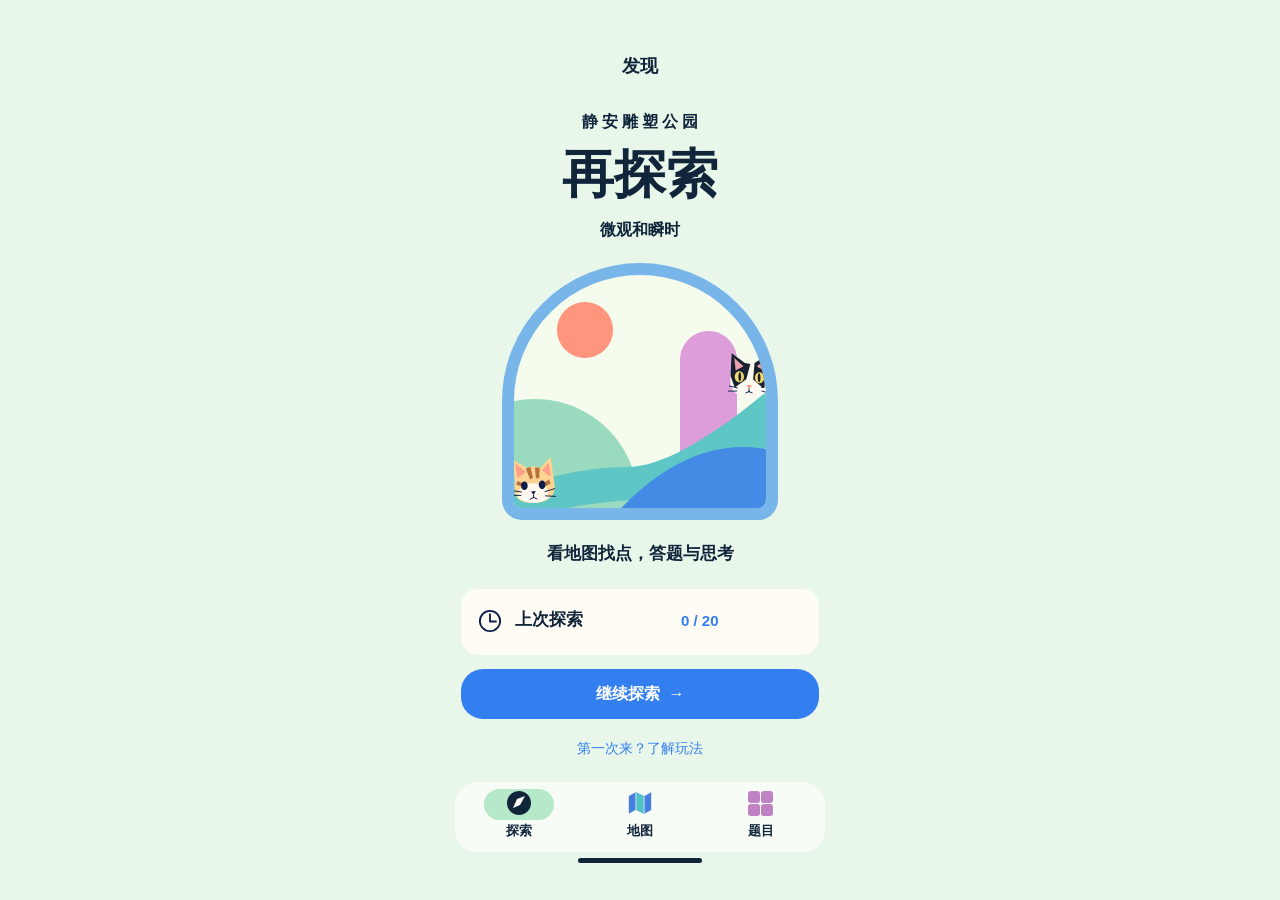
<file: reexplore/index.html>
<!doctype html><html lang="zh-CN"><head><meta charset="UTF-8"><meta name="viewport" content="width=device-width,initial-scale=1,viewport-fit=cover"><title>再探索 · 完整探索流程</title><link rel="stylesheet" href="style.css"></head><body><div id="screen-wrap"><div id="screen"></div></div><div id="app"><header><span class="brand">再探索</span><h1 id="page-title">探索题目</h1><button id="switch-view">结算 →</button></header><div class="summary"><span id="count"></span><strong id="points"></strong></div><nav id="groups" aria-label="题目分组"></nav><main id="main"></main><footer><button data-route="home">探索</button><button data-route="map">地图</button><button id="quiz-nav">题目</button><button id="result-nav">探索结算</button></footer><p id="storage-warning" hidden>当前环境无法保存记录，关闭预览后进度可能丢失。</p></div><dialog id="dialog"><h2 id="dialog-title"></h2><p id="dialog-body"></p><button id="close-dialog">知道了</button></dialog><script src="data.js"></script><script src="logic.js"></script><script src="screens.js?v=20261121-clean-statusbar"></script><script src="thoughts.js"></script><script src="app.js"></script><script src="game.js"></script><script src="flow.js"></script></body></html>
</file>
<file: reexplore/style.css>
:root{--bg:#e8f6e9;--paper:#fffcf3;--ink:#142b40;--muted:#526878;--blue:#347df0;--line:#a7c9ff;--green:#25876b;--pink:#f4e7f5}*{box-sizing:border-box}body{margin:0;background:var(--bg);color:var(--ink);font-family:'PingFang SC','Microsoft YaHei',system-ui,sans-serif;font-size:16px;line-height:1.6}#app{max-width:680px;margin:auto;min-height:100dvh;padding-bottom:90px}header{position:sticky;top:0;z-index:5;background:var(--bg);display:flex;align-items:center;justify-content:space-between;padding:16px 22px;border-bottom:1px solid #dceadd}h1{font-size:20px;margin:0;font-weight:650}.brand{font-size:13px;color:var(--muted)}button{font:inherit;cursor:pointer;border:0;color:inherit;background:transparent;touch-action:manipulation}button:focus-visible,a:focus-visible{outline:3px solid var(--blue);outline-offset:3px}header button{font-size:14px;color:var(--blue)}.summary{display:flex;justify-content:space-between;padding:16px 24px}.summary strong{color:var(--blue)}nav{display:flex;justify-content:space-around;padding:0 14px 12px;gap:12px}nav button{flex:1;padding:12px 0;border-bottom:3px solid transparent}nav button.active{color:var(--blue);border-color:var(--blue);font-weight:700}main{padding:0 18px}.card{background:var(--paper);border-radius:24px;padding:24px;margin:0 0 20px}.card-head{display:flex;justify-content:space-between;align-items:flex-start;gap:12px;margin-bottom:18px}.card h2{font-size:20px;line-height:1.45;margin:0}.status{font-size:13px;white-space:nowrap;color:var(--muted)}.status.good{color:var(--green)}.status.wrong{color:#b34c3e}.question{white-space:pre-wrap;margin:16px 0 20px}.images{display:grid;gap:12px}.images figure{margin:0;background:white;border-radius:12px;padding:8px;border:1px solid #e5e8e2}.images img{display:block;width:100%;height:auto;max-height:250px;object-fit:contain}.images figcaption{font-size:13px;color:var(--muted);padding:0 8px}.images.triple img{max-height:135px}label{display:block;font-weight:600;color:var(--muted);margin-bottom:8px}textarea,input{font:inherit;width:100%;border:1px solid var(--line);border-radius:12px;background:white;color:var(--ink);padding:13px 14px;outline:none;resize:vertical;min-height:55px}textarea:focus,input:focus{border-color:var(--blue);box-shadow:0 0 0 3px #347df021}textarea[readonly]{background:#f2f8f0}.submit{background:var(--blue);color:white;font-weight:650;border-radius:30px;width:100%;padding:12px;margin-top:14px}.feedback{font-size:14px;margin:10px 0;min-height:24px;color:var(--muted)}.feedback.good{color:var(--green)}.feedback.wrong{color:#b34c3e}.hint{display:flex;justify-content:space-between;gap:8px;width:100%;background:#e5efff;border-radius:12px;padding:10px 12px;margin-top:8px;font-size:14px}.hint+ .hint{background:var(--pink)}.hint span:last-child{color:var(--blue)}.analysis{font-size:14px;color:var(--blue);padding:12px 0 0}.hero h2{font-size:24px}.big{font-size:48px;line-height:1.3;font-weight:700;margin:20px 0 8px}.progress{width:100%;height:8px;border-radius:5px;background:#dce9dc;overflow:hidden}.progress i{display:block;height:100%;background:var(--blue)}.meta{display:flex;justify-content:space-between;font-size:13px;color:var(--muted);margin-top:16px}.grid{display:grid;grid-template-columns:repeat(5,1fr);gap:10px;margin-top:18px}.tile{border-radius:12px;background:#edf0eb;padding:12px 2px;font-size:14px}.tile small{display:block;font-size:10px}.tile.good{background:#d6efe3;color:#19785e}.tile.wrong{background:#f8e5df;color:#aa4738}.clue{width:100%;text-align:left;border-radius:14px;background:#e5efff;padding:14px;margin-top:12px}.clue b{display:block}.clue span{font-size:14px;color:var(--muted)}footer{position:fixed;bottom:0;left:50%;transform:translateX(-50%);width:100%;max-width:680px;background:var(--paper);border-top:1px solid #e4e7df;padding:10px 15px max(10px,env(safe-area-inset-bottom));display:flex;justify-content:space-around;z-index:4}footer button{padding:8px 24px;color:var(--blue)}dialog{border:0;border-radius:22px;max-width:calc(100vw - 40px);width:380px;padding:26px;color:var(--ink);background:var(--paper)}dialog::backdrop{background:#142b4055}dialog h2{font-size:20px}dialog button{background:var(--blue);color:white;border-radius:24px;padding:10px 28px;width:100%}dialog p{white-space:pre-wrap}#storage-warning{padding:12px;color:#a23b28;font-size:13px}.note{font-size:13px;color:var(--muted)}@media(max-width:360px){main{padding:0 10px}.card{padding:18px}.card h2{font-size:18px}.grid{gap:6px}.hint{font-size:12px}}
[hidden]{display:none!important}#screen-wrap{margin:auto}#screen{position:relative;width:402px;height:874px}#screen>div{width:402px!important;height:874px!important}#screen p{margin:0}#screen button{padding:0;text-decoration:none}#screen img{display:block}#screen [data-name="主导航"]{z-index:4}#screen [data-name="思维导图 / 预留"]{border:0}.map-index{position:absolute;top:500px;left:18px;width:366px;padding:20px;background:var(--paper);border-radius:20px}.map-index h2{font-size:20px}.map-index h3{font-size:15px}.map-index .grid{grid-template-columns:repeat(4,1fr)}.map-index .tile{padding:10px!important}.image-dialog{width:90vw;max-width:1000px;max-height:90dvh;overflow:auto}.image-dialog img{width:100%;height:auto;object-fit:contain}.image-dialog button{position:sticky;bottom:0}footer button{padding:8px 10px}article{scroll-margin-top:80px}#app{max-width:402px}footer{max-width:402px}
.game-body{position:absolute;top:94px;left:0;right:0;bottom:26px;overflow:auto;background:#faf8ef;color:#283f34;padding:16px;font-family:'PingFang SC',sans-serif}.game-kicker{font-size:11px;color:#607365;font-weight:700}.game-body h1{font-size:25px;margin:12px 0 20px}.game-actions{display:flex;justify-content:space-between;margin-bottom:18px}.game-actions button{padding:8px 14px!important;background:#e4ecdd;border-radius:22px;font-size:13px}.game-actions button+button{background:#fffefa}.game-metrics{display:flex;justify-content:space-around;background:#e9efe3;border-radius:9px;padding:8px}.game-metrics span{font-size:12px}.game-metrics b{font-size:20px;margin-right:8px}.game-metrics small{display:block;font-size:11px;color:#607365}#screen .game-message{font-size:13px;margin:12px 0;color:#607365}.game-board{display:grid;grid-template-columns:repeat(3,1fr);gap:8px}.game-card{position:relative;background:#283f34;color:#f3f2dc;border-radius:10px;aspect-ratio:1;overflow:hidden;display:flex;flex-direction:column;align-items:center;justify-content:center;gap:10px}.game-card:nth-child(even){background:#36513e}.game-card small{font-size:9px}.game-card .card-number{position:absolute;top:6px;left:10px;font-size:10px}.game-card strong{font-size:16px;line-height:1.3;padding:0 4px}.game-card .card-mark{font-size:31px;font-weight:400}.game-card.is-open{background:#e2ebd4;color:#283f34}.game-card img{width:100%;height:100%;object-fit:cover}.game-card i{position:absolute;right:3px;top:3px;background:#cfdfa2;color:#283f34;border-radius:8px;padding:0 8px}.game-success{padding:20px 0;text-align:center}.game-success>b{font-size:28px;color:#25876b}.game-success button{padding:12px!important}.game-study{max-height:90dvh;overflow:auto}.game-study article{display:flex;gap:14px;align-items:center;background:#faf8ef;margin:10px 0}.game-study img{width:101px;height:91px;object-fit:cover}.game-study article p{font-size:12px}.game-study button{position:sticky;bottom:0}

:root{--bg:#e8f6e9;--paper:#fffcf3;--ink:#142b40;--muted:#526878;--blue:#347df0;--line:#a7c9ff;--green:#25876b;--pink:#f4e7f5}*{box-sizing:border-box}body{margin:0;background:var(--bg);color:var(--ink);font-family:'PingFang SC','Microsoft YaHei',system-ui,sans-serif;font-size:16px;line-height:1.6}#app{max-width:680px;margin:auto;min-height:100dvh;padding-bottom:90px}header{position:sticky;top:0;z-index:5;background:var(--bg);display:flex;align-items:center;justify-content:space-between;padding:16px 22px;border-bottom:1px solid #dceadd}h1{font-size:20px;margin:0;font-weight:650}.brand{font-size:13px;color:var(--muted)}button{font:inherit;cursor:pointer;border:0;color:inherit;background:transparent;touch-action:manipulation}button:focus-visible,a:focus-visible{outline:3px solid var(--blue);outline-offset:3px}header button{font-size:14px;color:var(--blue)}.summary{display:flex;justify-content:space-between;padding:16px 24px}.summary strong{color:var(--blue)}nav{display:flex;justify-content:space-around;padding:0 14px 12px;gap:12px}nav button{flex:1;padding:12px 0;border-bottom:3px solid transparent}nav button.active{color:var(--blue);border-color:var(--blue);font-weight:700}main{padding:0 18px}.card{background:var(--paper);border-radius:24px;padding:24px;margin:0 0 20px}.card-head{display:flex;justify-content:space-between;align-items:flex-start;gap:12px;margin-bottom:18px}.card h2{font-size:20px;line-height:1.45;margin:0}.status{font-size:13px;white-space:nowrap;color:var(--muted)}.status.good{color:var(--green)}.status.wrong{color:#b34c3e}.question{white-space:pre-wrap;margin:16px 0 20px}.images{display:grid;gap:12px}.images figure{margin:0;background:white;border-radius:12px;padding:8px;border:1px solid #e5e8e2}.images img{display:block;width:100%;height:auto;max-height:250px;object-fit:contain}.images figcaption{font-size:13px;color:var(--muted);padding:0 8px}.images.triple img{max-height:135px}label{display:block;font-weight:600;color:var(--muted);margin-bottom:8px}textarea,input{font:inherit;width:100%;border:1px solid var(--line);border-radius:12px;background:white;color:var(--ink);padding:13px 14px;outline:none;resize:vertical;min-height:55px}textarea:focus,input:focus{border-color:var(--blue);box-shadow:0 0 0 3px #347df021}textarea[readonly]{background:#f2f8f0}.submit{background:var(--blue);color:white;font-weight:650;border-radius:30px;width:100%;padding:12px;margin-top:14px}.feedback{font-size:14px;margin:10px 0;min-height:24px;color:var(--muted)}.feedback.good{color:var(--green)}.feedback.wrong{color:#b34c3e}.hint{display:flex;justify-content:space-between;gap:8px;width:100%;background:#e5efff;border-radius:12px;padding:10px 12px;margin-top:8px;font-size:14px}.hint+ .hint{background:var(--pink)}.hint span:last-child{color:var(--blue)}.analysis{font-size:14px;color:var(--blue);padding:12px 0 0}.hero h2{font-size:24px}.big{font-size:48px;line-height:1.3;font-weight:700;margin:20px 0 8px}.progress{width:100%;height:8px;border-radius:5px;background:#dce9dc;overflow:hidden}.progress i{display:block;height:100%;background:var(--blue)}.meta{display:flex;justify-content:space-between;font-size:13px;color:var(--muted);margin-top:16px}.grid{display:grid;grid-template-columns:repeat(5,1fr);gap:10px;margin-top:18px}.tile{border-radius:12px;background:#edf0eb;padding:12px 2px;font-size:14px}.tile small{display:block;font-size:10px}.tile.good{background:#d6efe3;color:#19785e}.tile.wrong{background:#f8e5df;color:#aa4738}.clue{width:100%;text-align:left;border-radius:14px;background:#e5efff;padding:14px;margin-top:12px}.clue b{display:block}.clue span{font-size:14px;color:var(--muted)}footer{position:fixed;bottom:0;left:50%;transform:translateX(-50%);width:100%;max-width:680px;background:var(--paper);border-top:1px solid #e4e7df;padding:10px 15px max(10px,env(safe-area-inset-bottom));display:flex;justify-content:space-around;z-index:4}footer button{padding:8px 24px;color:var(--blue)}dialog{border:0;border-radius:22px;max-width:calc(100vw - 40px);width:380px;padding:26px;color:var(--ink);background:var(--paper)}dialog::backdrop{background:#142b4055}dialog h2{font-size:20px}dialog button{background:var(--blue);color:white;border-radius:24px;padding:10px 28px;width:100%}dialog p{white-space:pre-wrap}#storage-warning{padding:12px;color:#a23b28;font-size:13px}.note{font-size:13px;color:var(--muted)}@media(max-width:360px){main{padding:0 10px}.card{padding:18px}.card h2{font-size:18px}.grid{gap:6px}.hint{font-size:12px}}
[hidden]{display:none!important}#screen-wrap{margin:auto}#screen{position:relative;width:402px;height:874px}#screen>div{width:402px!important;height:874px!important}#screen p{margin:0}#screen button{padding:0;text-decoration:none}#screen img{display:block}#screen [data-name="主导航"]{z-index:4}#screen [data-name="思维导图 / 预留"]{border:0}.map-index{position:absolute;top:500px;left:18px;width:366px;padding:20px;background:var(--paper);border-radius:20px}.map-index h2{font-size:20px}.map-index h3{font-size:15px}.map-index .grid{grid-template-columns:repeat(4,1fr)}.map-index .tile{padding:10px!important}.image-dialog{width:90vw;max-width:1000px;max-height:90dvh;overflow:auto}.image-dialog img{width:100%;height:auto;object-fit:contain}.image-dialog button{position:sticky;bottom:0}footer button{padding:8px 10px}article{scroll-margin-top:80px}#app{max-width:402px}footer{max-width:402px}
.game-body{position:absolute;top:94px;left:0;right:0;bottom:26px;overflow:auto;background:#faf8ef;color:#283f34;padding:16px;font-family:'PingFang SC',sans-serif}.game-kicker{font-size:11px;color:#607365;font-weight:700}.game-body h1{font-size:25px;margin:12px 0 20px}.game-actions{display:flex;justify-content:space-between;margin-bottom:18px}.game-actions button{padding:8px 14px!important;background:#e4ecdd;border-radius:22px;font-size:13px}.game-actions button+button{background:#fffefa}.game-metrics{display:flex;justify-content:space-around;background:#e9efe3;border-radius:9px;padding:8px}.game-metrics span{font-size:12px}.game-metrics b{font-size:20px;margin-right:8px}.game-metrics small{display:block;font-size:11px;color:#607365}#screen .game-message{font-size:13px;margin:12px 0;color:#607365}.game-board{display:grid;grid-template-columns:repeat(3,1fr);gap:8px}.game-card{position:relative;background:#283f34;color:#f3f2dc;border-radius:10px;aspect-ratio:1;overflow:hidden;display:flex;flex-direction:column;align-items:center;justify-content:center;gap:10px}.game-card:nth-child(even){background:#36513e}.game-card small{font-size:9px}.game-card .card-number{position:absolute;top:6px;left:10px;font-size:10px}.game-card strong{font-size:16px;line-height:1.3;padding:0 4px}.game-card .card-mark{font-size:31px;font-weight:400}.game-card.is-open{background:#e2ebd4;color:#283f34}.game-card img{width:100%;height:100%;object-fit:cover}.game-card i{position:absolute;right:3px;top:3px;background:#cfdfa2;color:#283f34;border-radius:8px;padding:0 8px}.game-success{padding:20px 0;text-align:center}.game-success>b{font-size:28px;color:#25876b}.game-success button{padding:12px!important}.game-study{max-height:90dvh;overflow:auto}.game-study article{display:flex;gap:14px;align-items:center;background:#faf8ef;margin:10px 0}.game-study img{width:101px;height:91px;object-fit:cover}.game-study article p{font-size:12px}.game-study button{position:sticky;bottom:0}
/* Open-response edition: reuse the original palette and type family. */
.eyebrow{font-size:12px;letter-spacing:.06em;color:var(--muted);margin:0 0 8px}.quiz-intro{padding:10px 6px 22px}.quiz-intro h2{font-family:'Songti SC',serif;font-size:26px;margin:4px 0 10px}.quiz-intro>p:last-child{font-size:14px;color:var(--muted);margin:0}.question-card .card-head{margin-bottom:22px}.question-card h2{font-size:22px}.section-label{font-size:12px;letter-spacing:.06em;color:var(--blue);font-weight:700;margin:18px 0 0}.question{margin:8px 0 22px;line-height:1.85}.followup{margin-top:20px;border-top:1px solid #dce5d6;padding-top:16px}.followup summary{cursor:pointer;font-weight:600;font-size:15px}.followup summary span{font-size:12px;font-weight:400;color:var(--muted);margin-left:8px}.followup p{font-size:15px;line-height:1.8}.followup label{font-size:13px}.followup label small{font-weight:400}.response{padding:16px;background:#e9f3e5;border-radius:14px;margin-top:12px;font-size:14px}.response b{color:var(--green);font-size:12px}.response p{margin:7px 0 0}.text-link{color:var(--blue);font-size:14px;padding:14px 0;text-align:left;display:block}.back-link{margin:0 8px}.hero .big small{font-size:22px;color:var(--muted);font-weight:400}.hero>.big+p{margin-top:0}.six-grid{grid-template-columns:repeat(2,minmax(0,1fr));gap:10px}.six-grid .tile{text-align:left;padding:14px;display:flex;flex-direction:column;align-items:flex-start;gap:7px}.six-grid .tile b{font-size:22px}.six-grid .tile span{line-height:1.5;min-height:42px;font-size:14px}.six-grid .tile small{font-size:12px}.saved-note{padding:22px 0;border-bottom:1px solid #dce5d6}.saved-note h3{font-size:17px;margin:6px 0 12px}.answer-text{white-space:pre-wrap;overflow-wrap:anywhere;font-size:15px}.saved-note details{font-size:13px;color:var(--muted)}.empty-note{padding:18px;background:#f2f5ec;border-radius:12px;color:var(--muted);font-size:14px}.submit:disabled{opacity:.45;cursor:default}.mind-root{position:relative;margin:24px auto 30px;background:var(--blue);color:white;padding:20px;width:210px;text-align:center;font-family:'Songti SC',serif;font-size:26px;border-radius:20px}.mind-root span{display:block;font-size:12px;font-family:'PingFang SC',sans-serif;letter-spacing:.1em;margin-top:5px}.mind-root:after{content:'';position:absolute;top:100%;left:50%;width:2px;height:30px;background:var(--line)}.mind-branches{display:flex;flex-direction:column;gap:12px;border-left:2px solid var(--line);margin:0 0 0 14px;padding-left:18px}.mind-branch{position:relative;background:#e7efff;border-radius:14px;display:flex;align-items:center;gap:12px;text-align:left;padding:14px 12px;min-height:82px}.mind-branch:before{content:'';position:absolute;right:100%;top:50%;width:20px;height:2px;background:var(--line)}.mind-branch:nth-child(2n){background:#f2eaf3}.mind-branch.good{background:#ddf0e2}.branch-number{font-size:22px;font-family:'Songti SC',serif;color:var(--blue)}.mind-branch b{font-size:15px}.mind-branch small{display:block;font-size:12px;margin-top:5px;line-height:1.5}.branch-state{margin-left:auto;color:var(--green)}.mind-end{width:100%;border:1px solid var(--line);padding:17px 10px;border-radius:15px;margin-top:26px;font-size:15px;font-weight:600;background:#f6f8f0}.mind-end span{display:block;font-size:12px;font-weight:400;color:var(--muted);margin-top:7px}footer button[aria-current=page]{background:#dfece2;border-radius:18px;font-weight:650}textarea{line-height:1.8}.notes-list h2{margin-bottom:10px}.card .note{line-height:1.75}header h1{font-size:19px}#ending{scroll-margin-top:85px}#main>.submit:last-child{margin:0 0 25px}@media(max-width:360px){.card{padding:18px}.mind-root{width:190px}.mind-branches{padding-left:14px}.mind-branch{gap:8px}.branch-number{font-size:20px}}

.mind-branches{position:relative}.mind-branches:before{content:'';position:absolute;top:0;left:-2px;width:calc(50% - 6px);border-top:2px solid var(--line)}.park-map summary{font-weight:650;cursor:pointer}.park-map summary span{font-weight:400;font-size:12px;color:var(--muted)}.park-map img{width:100%;height:auto;display:block;border-radius:12px}.park-map button{width:100%;padding:0}

/* Reflection illustrations: original ten images, two columns, vertical scroll. */
.reflection-section{margin:0 0 24px;padding:8px 4px 0}.reflection-section>h2{font-family:'Songti SC',serif;font-size:28px;font-weight:600;line-height:1.45;margin:12px 0 20px}.reflection-copy{background:var(--paper);border-radius:20px;padding:20px;margin-bottom:24px;font-size:14px;line-height:1.9}.reflection-copy p{margin:0}.reflection-copy p+p{margin-top:16px}.reflection-section>h3{font-family:'Songti SC',serif;font-size:21px;font-weight:600;line-height:1.5;margin:0 0 4px}.gallery-hint{color:var(--muted);font-size:12px;margin:0 0 12px}.illustration-scroll{max-height:480px;max-height:min(60dvh,480px);overflow-y:auto;overflow-x:hidden;overscroll-behavior-y:contain;touch-action:pan-y;scrollbar-width:thin;scrollbar-color:#a0b9a7 transparent;border-radius:8px;-webkit-overflow-scrolling:touch}.illustration-scroll:focus-visible{outline:3px solid var(--blue);outline-offset:4px}.illustration-grid{display:grid;grid-template-columns:repeat(2,minmax(0,1fr));gap:8px;padding-right:4px}.illustration-grid figure{margin:0;overflow:hidden;border-radius:6px;aspect-ratio:176/234;background:var(--paper)}.illustration-grid img{display:block;width:100%;height:100%;object-fit:cover}@media(max-width:360px){.reflection-section>h2{font-size:26px}.reflection-copy{padding:18px}.illustration-grid{gap:6px}}

#groups{flex-wrap:wrap}#groups button{flex:1 1 40%}.followup{margin:16px 0}.quiz-intro{margin:20px 0}

.route-map{color:#194842;background:#f3f8ee;padding:18px 12px;border-radius:20px;margin-bottom:20px}.route-map>h2{font-family:'Songti SC',serif;font-size:30px;margin:0 0 12px}.route-note{font-size:13px;line-height:1.7;border-bottom:1px solid #b7c8bf;padding-bottom:16px;margin-bottom:20px}.route-scroll{overflow-x:auto;padding:0 2px 12px}.route-columns{display:grid;grid-template-columns:repeat(4,1fr);gap:8px;min-width:600px}.route-column{--tone:#ccebd9;position:relative;background:#fffdf7;border-radius:18px;padding:18px 9px 14px;text-align:center}.route-2{--tone:#d4e9fb}.route-3{--tone:#eadcf2}.route-4{--tone:#f5dfc8}.route-column h3{font-size:16px;margin:0 0 8px}.route-column>p{font-size:12px;margin:0 0 22px}.route-nodes{display:grid;grid-template-columns:repeat(2,1fr);gap:14px 12px;position:relative}.route-nodes:before{content:'';position:absolute;top:22px;bottom:-18px;left:50%;width:2px;background:#637f77}.route-dot{position:relative;border:0;background:var(--tone);border-radius:50%;width:44px;height:44px;color:#194842;font-size:17px;font-weight:700;padding:0;justify-self:center;z-index:1}.route-dot:after{content:'';position:absolute;left:100%;top:21px;width:22px;height:2px;background:#637f77;z-index:-1}.route-dot:nth-child(even):after,.route-dot:last-child:after{display:none}.route-dot:last-child{grid-column:1/-1}.route-dot i{font-size:10px;position:absolute;right:-2px;top:-2px;background:#194842;color:white;border-radius:50%;padding:2px}.route-thoughts{position:relative;background:var(--tone);border-radius:20px;margin-top:24px;padding:12px 6px;min-height:100px}.route-thoughts small{display:block;font-size:12px;margin-bottom:6px}.route-thought{display:block;background:transparent;border:0;color:#194842;font-size:14px;margin:4px auto;padding:4px}.route-dot.good,.route-thought.good{box-shadow:inset 0 0 0 2px #498b68}.route-merge{position:relative;min-width:600px;height:35px;background:linear-gradient(#637f77,#637f77) center bottom/75% 2px no-repeat,linear-gradient(#637f77,#637f77) 12.5% 0/2px 100% no-repeat,linear-gradient(#637f77,#637f77) 37.5% 0/2px 100% no-repeat,linear-gradient(#637f77,#637f77) 62.5% 0/2px 100% no-repeat,linear-gradient(#637f77,#637f77) 87.5% 0/2px 100% no-repeat}.route-final{display:block;position:relative;margin:24px 0 0 200px;width:200px;border:0;border-radius:26px;background:#194842;color:white;font-family:'Songti SC',serif;font-size:26px;font-weight:700;padding:14px}.route-final:before{content:'';position:absolute;bottom:100%;left:50%;height:24px;width:2px;background:#637f77}.route-caption{width:600px;text-align:center;font-size:12px;line-height:1.8;margin:14px 0 0}

.mindmap-image{position:absolute;top:490px;left:18px;width:366px;padding-bottom:20px}.mindmap-zoom{display:block;width:100%;padding:0;border:0;background:transparent;cursor:zoom-in}.mindmap-zoom img{width:100%;height:auto;border-radius:16px}.image-dialog{padding:18px;background:#f4f8ef}.image-dialog h2{font-size:20px}.image-dialog img{min-width:0}.image-dialog button{display:block;margin:16px auto 0}
</file>
